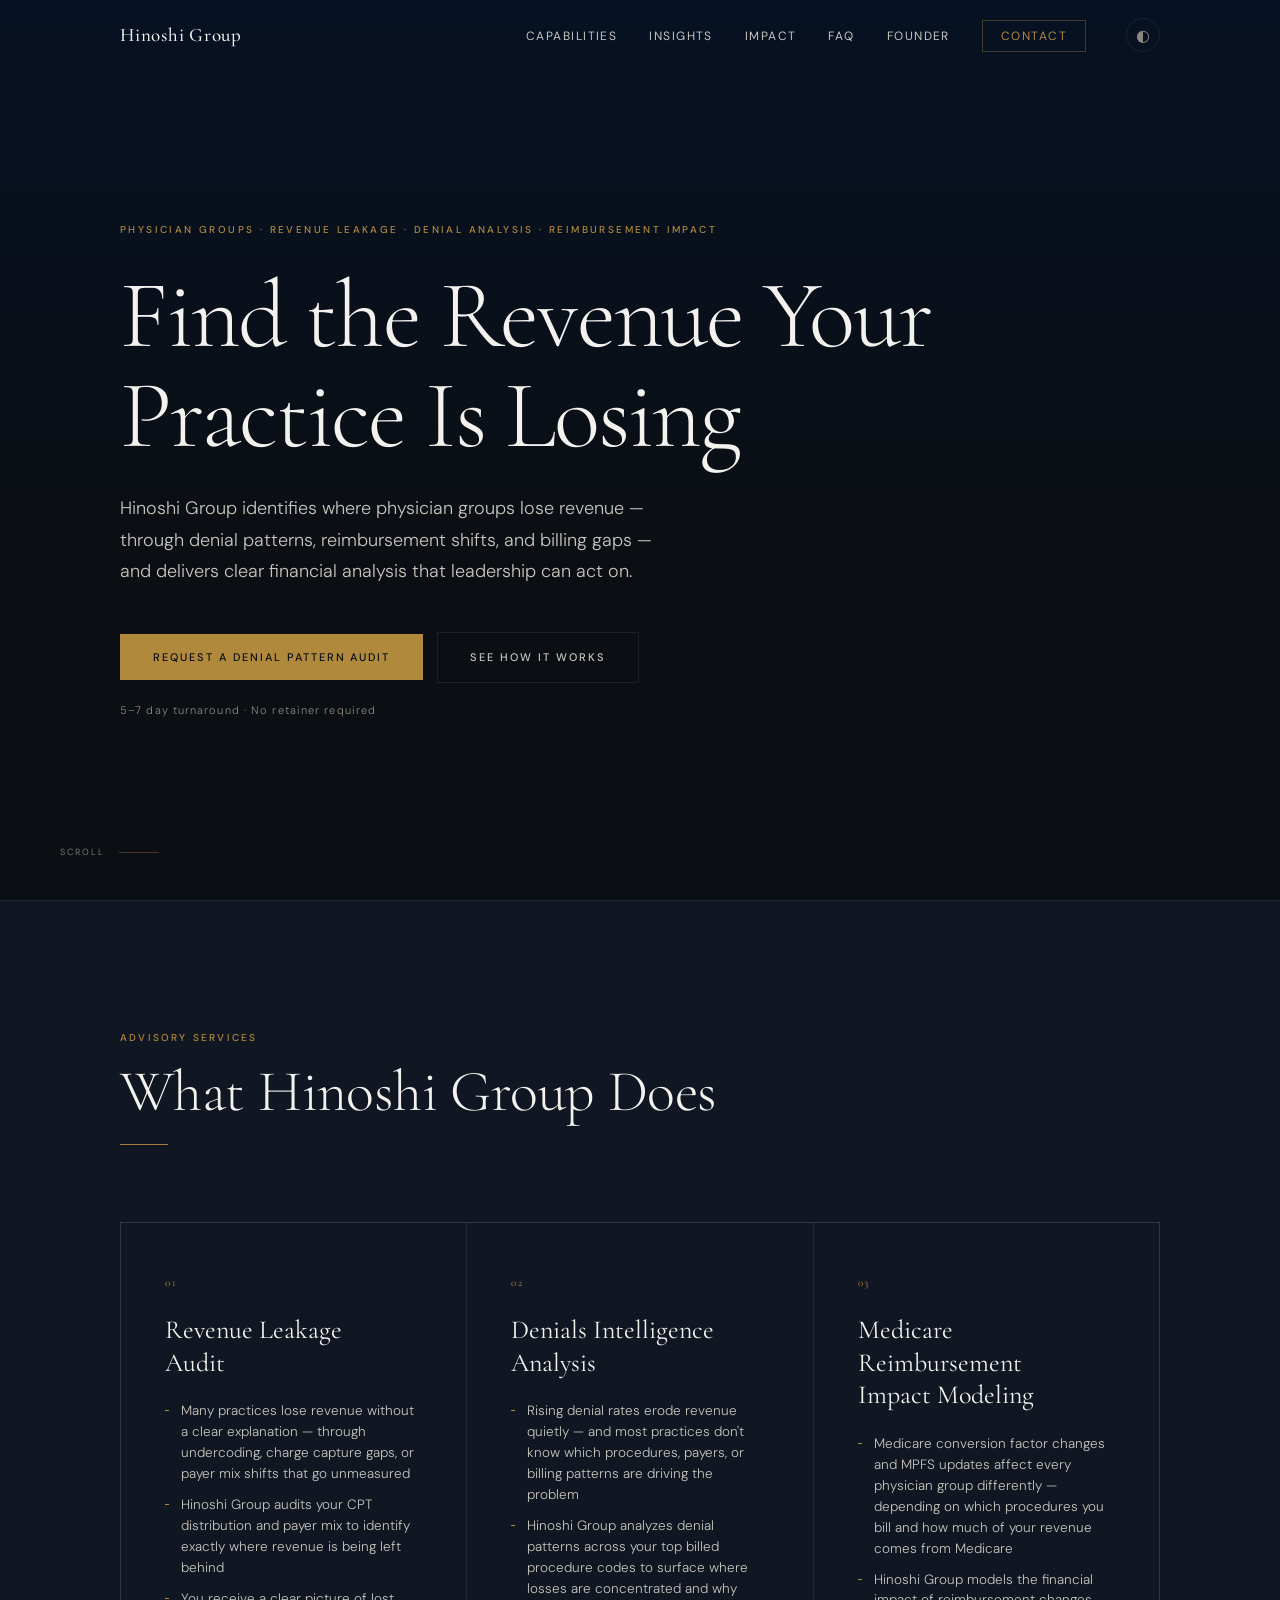
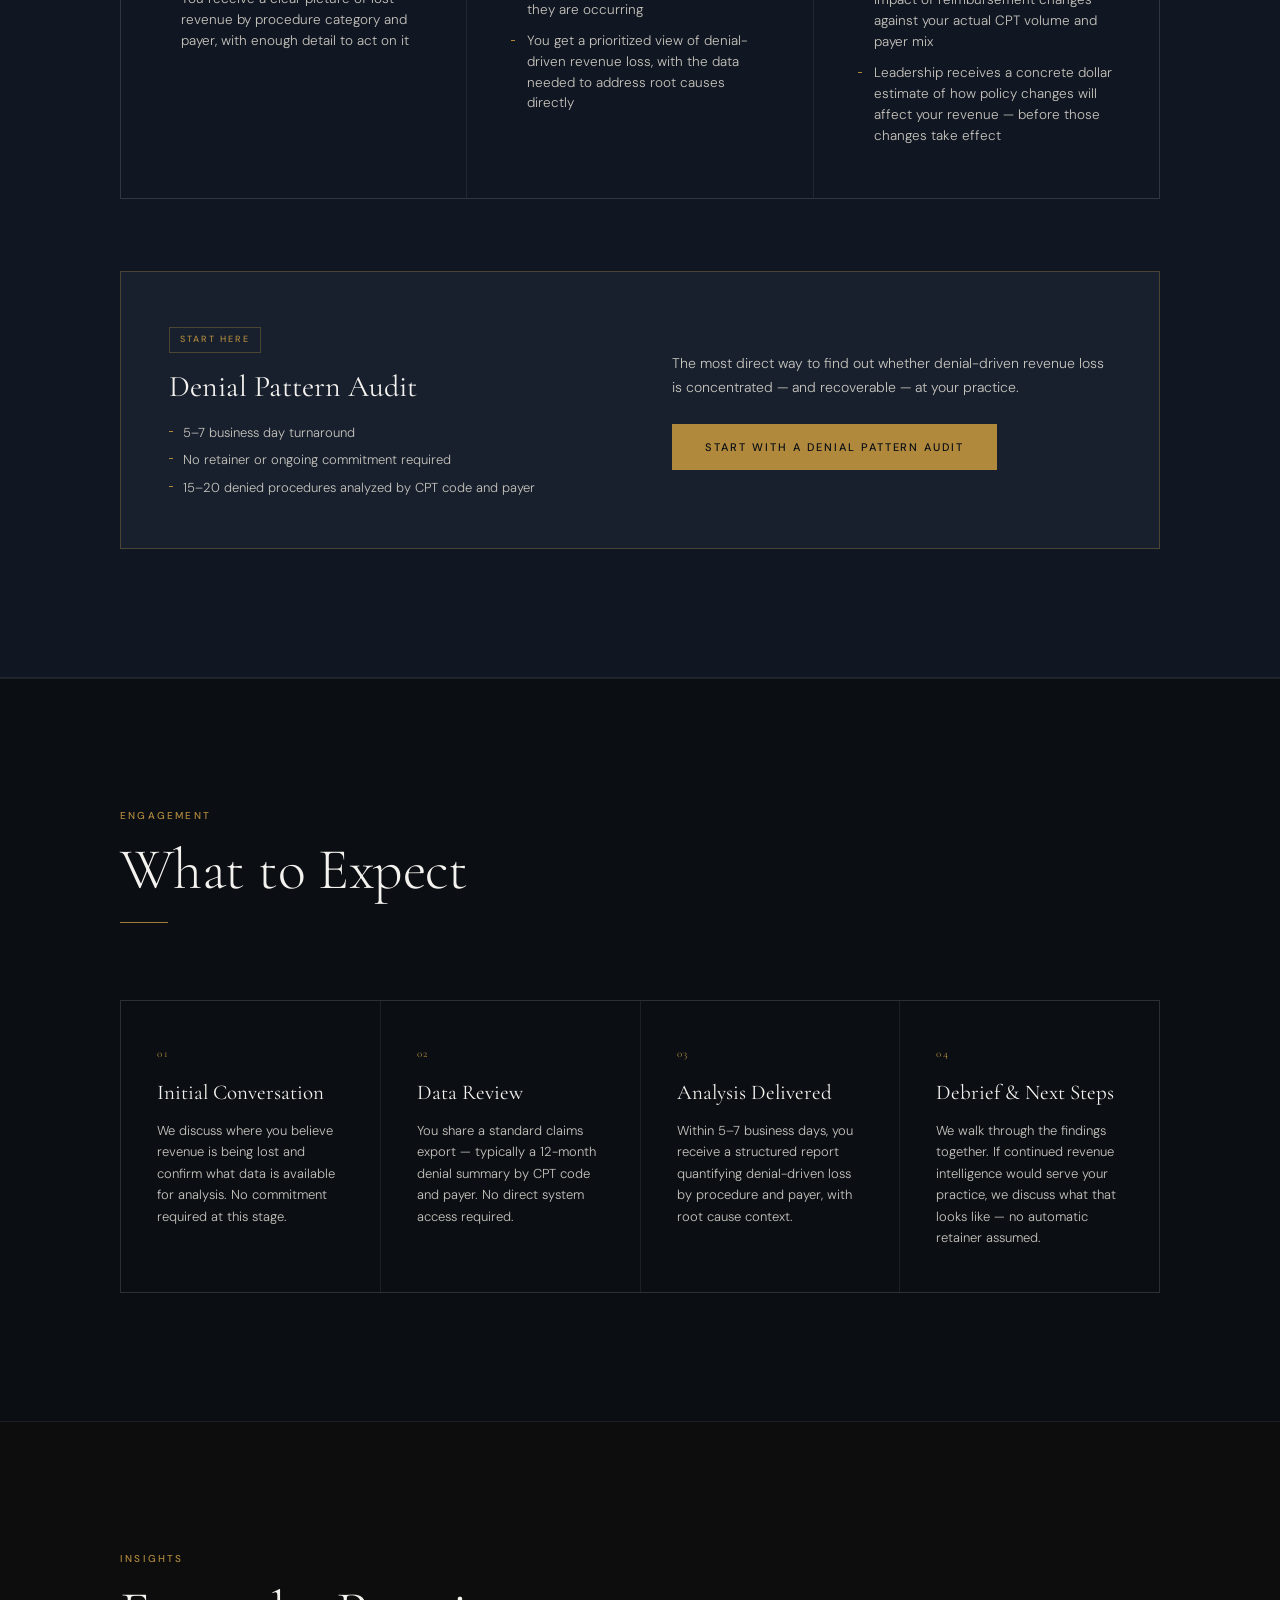
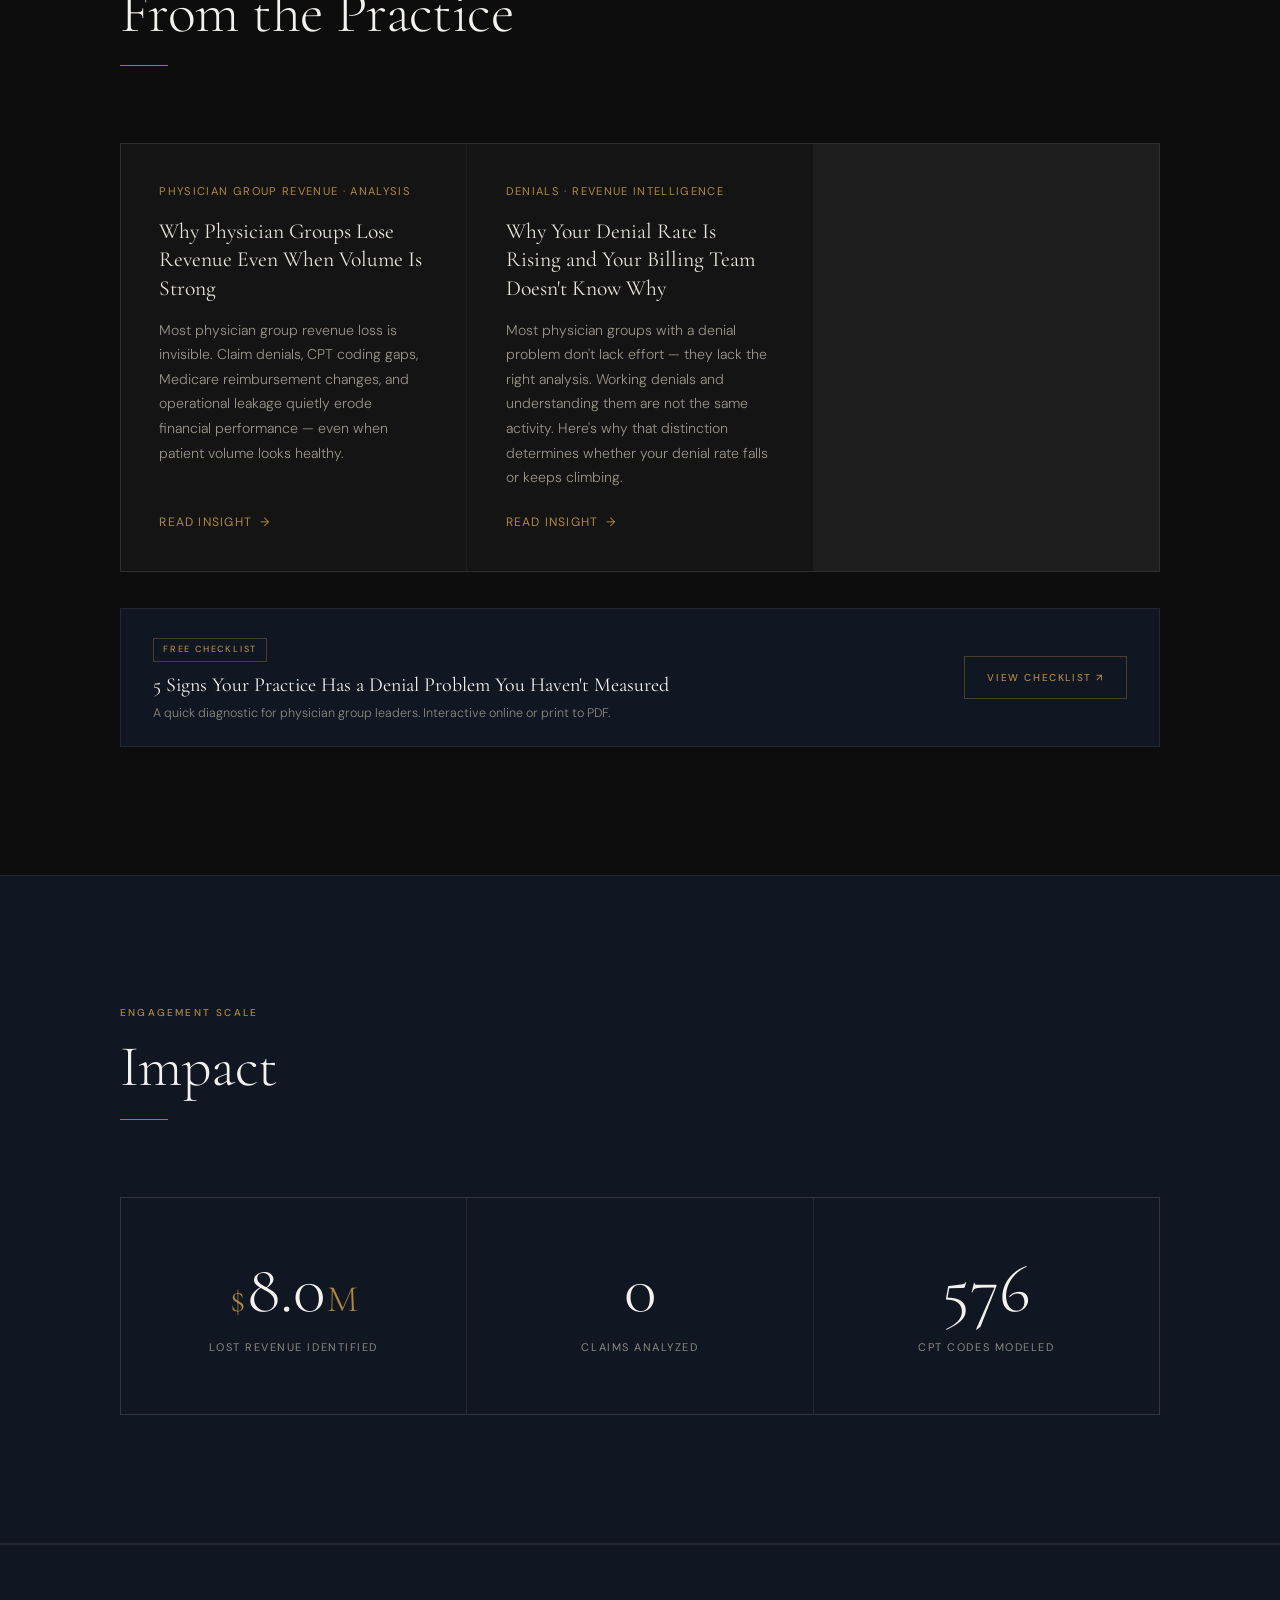
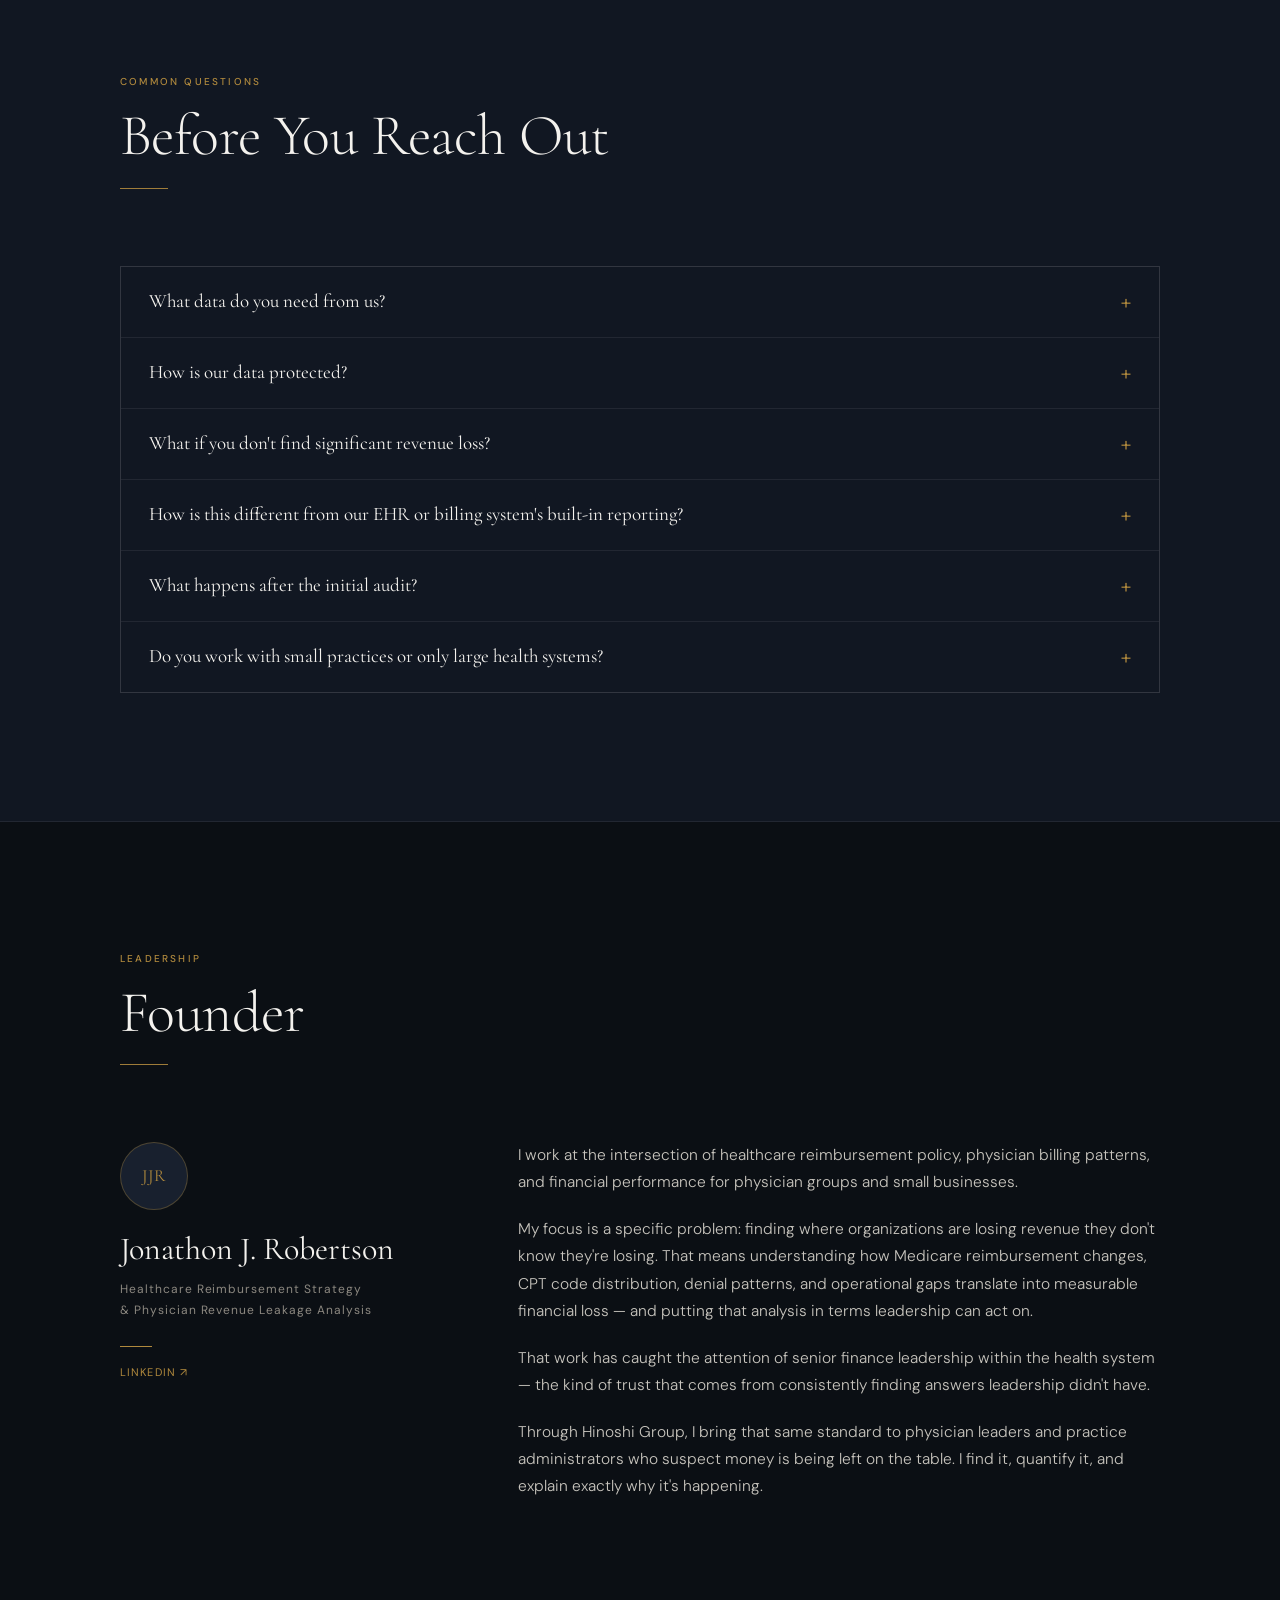
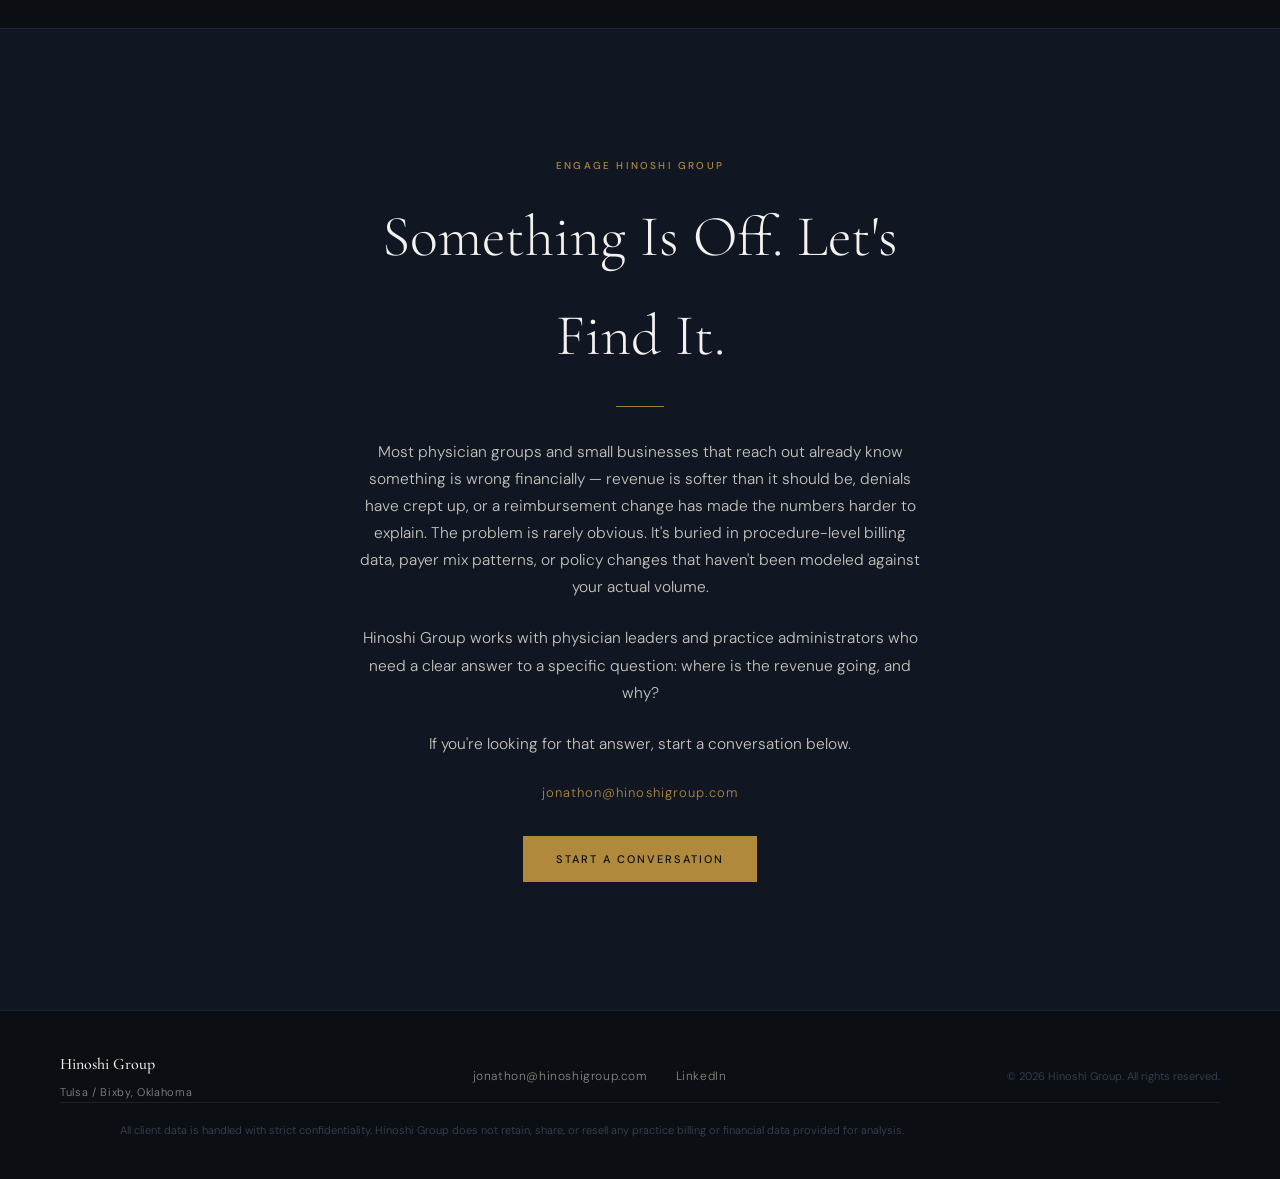
<file: index.html>
<!DOCTYPE html>
<html lang="en" data-theme="dark">
<head>
  <meta charset="UTF-8" />
  <meta name="viewport" content="width=device-width, initial-scale=1.0" />
  <title>Hinoshi Group — Revenue Leakage Detection &amp; Reimbursement Strategy for Physician Groups</title>
  <meta name="description" content="Hinoshi Group identifies where physician groups and small businesses are losing revenue — through denial patterns, reimbursement changes, and operational leakage — and delivers clear financial intelligence to stop it." />
  <link rel="preconnect" href="https://fonts.googleapis.com" />
  <link rel="preconnect" href="https://fonts.gstatic.com" crossorigin />
  <link href="https://fonts.googleapis.com/css2?family=Cormorant+Garamond:ital,wght@0,300;0,400;0,500;0,600;1,300;1,400&family=DM+Sans:wght@300;400;500&display=swap" rel="stylesheet" />
  <link rel="stylesheet" href="styles.css?v=3" />

  <!-- SEO -->
  <link rel="canonical" href="https://hinoshigroup.com/" />
  <meta property="og:type" content="website" />
  <meta property="og:url" content="https://hinoshigroup.com/" />
  <meta property="og:site_name" content="Hinoshi Group" />
  <meta property="og:title" content="Hinoshi Group — Revenue Leakage Detection &amp; Reimbursement Strategy for Physician Groups" />
  <meta property="og:description" content="Hinoshi Group identifies where physician groups lose revenue — through denial patterns, reimbursement changes, and billing gaps — and delivers clear financial analysis that leadership can act on." />
  <meta name="twitter:card" content="summary" />
  <meta name="twitter:title" content="Hinoshi Group — Revenue Leakage Detection &amp; Reimbursement Strategy" />
  <meta name="twitter:description" content="Hinoshi Group identifies where physician groups lose revenue and delivers clear financial analysis that leadership can act on." />

  <script type="application/ld+json">
  {
    "@context": "https://schema.org",
    "@type": "ProfessionalService",
    "name": "Hinoshi Group",
    "url": "https://hinoshigroup.com",
    "description": "Revenue leakage detection and reimbursement strategy for physician groups. Services include denial pattern analysis, revenue leakage audits, and Medicare reimbursement impact modeling.",
    "founder": {
      "@type": "Person",
      "name": "Jonathon J. Robertson",
      "jobTitle": "Healthcare Reimbursement Strategist",
      "sameAs": "https://www.linkedin.com/in/jonathon-robertson-9478a7ba"
    },
    "address": {
      "@type": "PostalAddress",
      "addressLocality": "Tulsa",
      "addressRegion": "OK",
      "addressCountry": "US"
    },
    "contactPoint": {
      "@type": "ContactPoint",
      "email": "jonathon@hinoshigroup.com",
      "contactType": "sales"
    },
    "areaServed": "US",
    "serviceType": [
      "Revenue Leakage Audit",
      "Denials Intelligence Analysis",
      "Medicare Reimbursement Impact Modeling"
    ]
  }
  </script>
</head>
<body>

  <!-- ═══════════════════════════════════
       CONTACT MODAL
  ════════════════════════════════════ -->
  <div id="contact-modal" class="modal-overlay" role="dialog" aria-modal="true" aria-labelledby="modal-title" hidden>
    <div class="modal-panel">

      <button class="modal-close" id="modal-close" aria-label="Close modal">&times;</button>

      <!-- Form view -->
      <div id="modal-form-view">
        <p class="modal-eyebrow">Engage Hinoshi Group</p>
        <h2 class="modal-title" id="modal-title">Start a Conversation</h2>
        <p class="modal-sub">Revenue leakage analysis for physician groups and small businesses.</p>
        <div class="modal-rule"></div>

        <form id="contact-form" method="POST" action="https://formspree.io/f/xeerjbnd" novalidate>

          <div class="form-row">
            <div class="form-group">
              <label for="f-name">Name <span class="req" aria-hidden="true">*</span></label>
              <input type="text" id="f-name" name="name" placeholder="Your full name" required autocomplete="name" />
            </div>
            <div class="form-group">
              <label for="f-email">Email <span class="req" aria-hidden="true">*</span></label>
              <input type="email" id="f-email" name="email" placeholder="you@organization.com" required autocomplete="email" />
            </div>
          </div>

          <div class="form-group">
            <label for="f-org">Organization <span class="form-opt">(optional)</span></label>
            <input type="text" id="f-org" name="organization" placeholder="Physician group, health system, or practice" autocomplete="organization" />
          </div>

          <div class="form-group">
            <label for="f-msg">Message <span class="req" aria-hidden="true">*</span></label>
            <textarea id="f-msg" name="message" rows="5" placeholder="Briefly describe where you believe revenue is being lost or why you reached out&#8230;" required></textarea>
          </div>

          <div class="form-error" id="form-error" role="alert" aria-live="polite" hidden>
            Please fill in all required fields.
          </div>

          <button type="submit" class="btn-submit" id="btn-submit">
            <span class="btn-label">Send Message</span>
            <span class="btn-sending" hidden>Sending&#8230;</span>
          </button>

        </form>
      </div>

      <!-- Success view -->
      <div id="modal-success-view" hidden>
        <div class="success-inner">
          <div class="success-check-wrap" aria-hidden="true">&#10003;</div>
          <h2 class="modal-title">Message Sent</h2>
          <p class="success-msg">Thank you &#8212; your message has been received. Hinoshi Group will be in touch shortly.</p>
          <button class="btn-submit" id="btn-close-success">Close</button>
        </div>
      </div>

    </div>
  </div>

  <!-- ═══════════════════════════════════
       NAVIGATION
  ════════════════════════════════════ -->
  <nav id="navbar">
    <div class="nav-inner">
      <a href="#" class="nav-logo">Hinoshi Group</a>
      <ul class="nav-links">
        <li><a href="#capabilities">Capabilities</a></li>
        <li><a href="#insights">Insights</a></li>
        <li><a href="#impact">Impact</a></li>
        <li><a href="#faq">FAQ</a></li>
        <li><a href="#founder">Founder</a></li>
        <li><a href="#contact" class="nav-cta">Contact</a></li>
      </ul>
      <button id="theme-toggle" aria-label="Toggle theme">
        <span class="theme-icon">&#9680;</span>
      </button>
      <button class="nav-burger" id="nav-burger" aria-label="Open menu">
        <span></span><span></span><span></span>
      </button>
    </div>
    <div class="nav-mobile" id="nav-mobile">
      <a href="#capabilities">Capabilities</a>
      <a href="#insights">Insights</a>
      <a href="#impact">Impact</a>
      <a href="#faq">FAQ</a>
      <a href="#founder">Founder</a>
      <a href="#contact">Contact</a>
    </div>
  </nav>

  <!-- ═══════════════════════════════════
       HERO
  ════════════════════════════════════ -->
  <section id="hero">
    <canvas id="hero-canvas"></canvas>
    <div class="hero-inner">
      <p class="hero-eyebrow">Physician Groups &middot; Revenue Leakage &middot; Denial Analysis &middot; Reimbursement Impact</p>
      <h1 class="hero-headline">
        Find the Revenue Your Practice Is Losing
      </h1>
      <p class="hero-sub">
        Hinoshi Group identifies where physician groups lose revenue — through denial patterns, reimbursement shifts, and billing gaps — and delivers clear financial analysis that leadership can act on.
      </p>
      <div class="hero-ctas">
        <button class="btn-primary open-modal">Request a Denial Pattern Audit</button>
        <a href="#capabilities" class="btn-ghost">See How It Works</a>
      </div>
      <p class="hero-entry-note">5&ndash;7 day turnaround &middot; No retainer required</p>
    </div>
    <div class="hero-scroll-hint">
      <span>Scroll</span>
      <div class="scroll-line"></div>
    </div>
  </section>

  <!-- ═══════════════════════════════════
       CAPABILITIES
  ════════════════════════════════════ -->
  <section id="capabilities">
    <div class="section-inner">
      <div class="section-header">
        <span class="section-label">Advisory Services</span>
        <h2>What Hinoshi Group Does</h2>
        <div class="gold-rule"></div>
      </div>
      <div class="caps-grid">

        <div class="cap-card">
          <div class="cap-num">01</div>
          <h3>Revenue Leakage<br />Audit</h3>
          <ul>
            <li>Many practices lose revenue without a clear explanation — through undercoding, charge capture gaps, or payer mix shifts that go unmeasured</li>
            <li>Hinoshi Group audits your CPT distribution and payer mix to identify exactly where revenue is being left behind</li>
            <li>You receive a clear picture of lost revenue by procedure category and payer, with enough detail to act on it</li>
          </ul>
        </div>

        <div class="cap-card">
          <div class="cap-num">02</div>
          <h3>Denials Intelligence<br />Analysis</h3>
          <ul>
            <li>Rising denial rates erode revenue quietly — and most practices don't know which procedures, payers, or billing patterns are driving the problem</li>
            <li>Hinoshi Group analyzes denial patterns across your top billed procedure codes to surface where losses are concentrated and why they are occurring</li>
            <li>You get a prioritized view of denial-driven revenue loss, with the data needed to address root causes directly</li>
          </ul>
        </div>

        <div class="cap-card">
          <div class="cap-num">03</div>
          <h3>Medicare Reimbursement<br />Impact Modeling</h3>
          <ul>
            <li>Medicare conversion factor changes and MPFS updates affect every physician group differently — depending on which procedures you bill and how much of your revenue comes from Medicare</li>
            <li>Hinoshi Group models the financial impact of reimbursement changes against your actual CPT volume and payer mix</li>
            <li>Leadership receives a concrete dollar estimate of how policy changes will affect your revenue — before those changes take effect</li>
          </ul>
        </div>

      </div>

      <!-- ── Entry product callout ── -->
      <div class="entry-offer" data-reveal>
        <div class="entry-offer-inner">
          <div class="entry-offer-meta">
            <span class="entry-offer-tag">Start Here</span>
            <h3 class="entry-offer-title">Denial Pattern Audit</h3>
            <ul class="entry-offer-specs">
              <li>5&ndash;7 business day turnaround</li>
              <li>No retainer or ongoing commitment required</li>
              <li>15&ndash;20 denied procedures analyzed by CPT code and payer</li>
            </ul>
          </div>
          <div class="entry-offer-action">
            <p>The most direct way to find out whether denial-driven revenue loss is concentrated — and recoverable — at your practice.</p>
            <button class="btn-primary open-modal">Start with a Denial Pattern Audit</button>
          </div>
        </div>
      </div>

    </div>
  </section>

  <!-- ═══════════════════════════════════
       WHAT TO EXPECT
  ════════════════════════════════════ -->
  <section id="process">
    <div class="section-inner">
      <div class="section-header">
        <span class="section-label">Engagement</span>
        <h2>What to Expect</h2>
        <div class="gold-rule"></div>
      </div>
      <div class="process-steps">

        <div class="process-step" data-reveal>
          <div class="process-step-num">01</div>
          <h3>Initial Conversation</h3>
          <p>We discuss where you believe revenue is being lost and confirm what data is available for analysis. No commitment required at this stage.</p>
        </div>

        <div class="process-step" data-reveal>
          <div class="process-step-num">02</div>
          <h3>Data Review</h3>
          <p>You share a standard claims export — typically a 12-month denial summary by CPT code and payer. No direct system access required.</p>
        </div>

        <div class="process-step" data-reveal>
          <div class="process-step-num">03</div>
          <h3>Analysis Delivered</h3>
          <p>Within 5&ndash;7 business days, you receive a structured report quantifying denial-driven loss by procedure and payer, with root cause context.</p>
        </div>

        <div class="process-step" data-reveal>
          <div class="process-step-num">04</div>
          <h3>Debrief &amp; Next Steps</h3>
          <p>We walk through the findings together. If continued revenue intelligence would serve your practice, we discuss what that looks like — no automatic retainer assumed.</p>
        </div>

      </div>
    </div>
  </section>

  <!-- ═══════════════════════════════════
       INSIGHTS — ARTICLE DIRECTORY
  ════════════════════════════════════ -->
  <section id="insights">
    <div class="section-inner">
      <div class="section-header">
        <span class="section-label">Insights</span>
        <h2>From the Practice</h2>
        <div class="gold-rule"></div>
      </div>

      <div class="insights-grid">

        <article class="insight-article-card">
          <a href="insights/why-physician-groups-lose-revenue.html" class="insight-article-link" aria-label="Read: Why Physician Groups Lose Revenue Even When Volume Is Strong">
            <div class="insight-article-label">Physician Group Revenue &middot; Analysis</div>
            <h3 class="insight-article-title">Why Physician Groups Lose Revenue Even When Volume Is Strong</h3>
            <p class="insight-article-excerpt">Most physician group revenue loss is invisible. Claim denials, CPT coding gaps, Medicare reimbursement changes, and operational leakage quietly erode financial performance — even when patient volume looks healthy.</p>
            <span class="insight-article-read">Read Insight <span class="insight-article-arrow" aria-hidden="true">&#8594;</span></span>
          </a>
        </article>

        <article class="insight-article-card">
          <a href="insights/denial-rate-rising.html" class="insight-article-link" aria-label="Read: Why Your Denial Rate Is Rising and Your Billing Team Doesn't Know Why">
            <div class="insight-article-label">Denials &middot; Revenue Intelligence</div>
            <h3 class="insight-article-title">Why Your Denial Rate Is Rising and Your Billing Team Doesn't Know Why</h3>
            <p class="insight-article-excerpt">Most physician groups with a denial problem don't lack effort — they lack the right analysis. Working denials and understanding them are not the same activity. Here's why that distinction determines whether your denial rate falls or keeps climbing.</p>
            <span class="insight-article-read">Read Insight <span class="insight-article-arrow" aria-hidden="true">&#8594;</span></span>
          </a>
        </article>

      </div>

      <!-- ── Free checklist download ── -->
      <div class="download-callout" data-reveal>
        <div class="download-callout-inner">
          <div class="download-callout-text">
            <span class="download-tag">Free Checklist</span>
            <h3 class="download-title">5 Signs Your Practice Has a Denial Problem You Haven't Measured</h3>
            <p class="download-desc">A quick diagnostic for physician group leaders. Interactive online or print to PDF.</p>
          </div>
          <a href="downloads/denial-pattern-checklist.html" target="_blank" rel="noopener" class="download-btn">View Checklist &#8599;</a>
        </div>
      </div>

    </div>
  </section>

  <!-- ═══════════════════════════════════
       IMPACT METRICS
  ════════════════════════════════════ -->
  <section id="impact">
    <div class="section-inner">
      <div class="section-header">
        <span class="section-label">Engagement Scale</span>
        <h2>Impact</h2>
        <div class="gold-rule"></div>
      </div>
      <div class="metrics-grid">

        <div class="metric-card" data-reveal>
          <div class="metric-value">
            <span class="metric-prefix">$</span><span class="counter" data-target="8.2" data-decimal="1">0</span><span class="metric-suffix">M</span>
          </div>
          <div class="metric-label">Lost Revenue Identified</div>
        </div>

        <div class="metric-card" data-reveal>
          <div class="metric-value">
            <span class="counter" data-target="120000" data-suffix="+">0</span>
          </div>
          <div class="metric-label">Claims Analyzed</div>
        </div>

        <div class="metric-card" data-reveal>
          <div class="metric-value">
            <span class="counter" data-target="600" data-suffix="+">0</span>
          </div>
          <div class="metric-label">CPT Codes Modeled</div>
        </div>

      </div>
    </div>
  </section>

  <!-- ═══════════════════════════════════
       FAQ
  ════════════════════════════════════ -->
  <section id="faq">
    <div class="section-inner">
      <div class="section-header">
        <span class="section-label">Common Questions</span>
        <h2>Before You Reach Out</h2>
        <div class="gold-rule"></div>
      </div>
      <div class="faq-list">

        <details class="faq-item">
          <summary class="faq-q">What data do you need from us?</summary>
          <div class="faq-a">
            <p>For a Denial Pattern Audit, we need a standard claims export — typically a 12-month denial summary organized by CPT code, payer, and denial reason. This is a report most practice management or billing systems can generate natively. No direct system access is required.</p>
          </div>
        </details>

        <details class="faq-item">
          <summary class="faq-q">How is our data protected?</summary>
          <div class="faq-a">
            <p>All client data is handled with strict confidentiality under a signed engagement agreement. Hinoshi Group does not retain, share, or resell any practice billing or financial data. Data provided for analysis is used solely for the purpose of that engagement and is not stored beyond the project scope.</p>
          </div>
        </details>

        <details class="faq-item">
          <summary class="faq-q">What if you don't find significant revenue loss?</summary>
          <div class="faq-a">
            <p>That is a legitimate outcome. If the data shows your denial patterns are well-managed and losses are minimal, we report exactly that. You still receive a clear, documented picture of your denial landscape — which has real value as a baseline. We do not manufacture findings or expand scope beyond what the data supports.</p>
          </div>
        </details>

        <details class="faq-item">
          <summary class="faq-q">How is this different from our EHR or billing system's built-in reporting?</summary>
          <div class="faq-a">
            <p>Built-in reports show you what happened. Hinoshi Group tells you what it means in dollar terms — by modeling your specific CPT volume and payer mix against denial patterns, reimbursement changes, and coding gaps. The analysis is structured for leadership decision-making, not for billing staff dashboards.</p>
          </div>
        </details>

        <details class="faq-item">
          <summary class="faq-q">What happens after the initial audit?</summary>
          <div class="faq-a">
            <p>Nothing is assumed. After the audit and debrief, some practices have enough to act internally. Others have ongoing revenue monitoring needs that benefit from continued analysis — if that's the case, we discuss what an appropriate engagement looks like. There is no automatic retainer or follow-on commitment.</p>
          </div>
        </details>

        <details class="faq-item">
          <summary class="faq-q">Do you work with small practices or only large health systems?</summary>
          <div class="faq-a">
            <p>Primarily physician groups — from small independent practices to multi-specialty groups. Smaller practices often lack the internal analytics capacity to surface these issues on their own, which makes independent analysis particularly valuable at that scale.</p>
          </div>
        </details>

      </div>
    </div>
  </section>

  <!-- ═══════════════════════════════════
       FOUNDER
  ════════════════════════════════════ -->
  <section id="founder">
    <div class="section-inner">
      <div class="section-header">
        <span class="section-label">Leadership</span>
        <h2>Founder</h2>
        <div class="gold-rule"></div>
      </div>
      <div class="founder-block">
        <div class="founder-meta">
          <div class="founder-avatar" aria-hidden="true">JJR</div>
          <h3 class="founder-name">Jonathon J. Robertson</h3>
          <p class="founder-title">Healthcare Reimbursement Strategy<br />&amp; Physician Revenue Leakage Analysis</p>
          <div class="founder-divider"></div>
          <a href="https://www.linkedin.com/in/jonathon-robertson-9478a7ba" target="_blank" rel="noopener" class="founder-linkedin">LinkedIn &#8599;</a>
        </div>
        <div class="founder-bio">
          <p>I work at the intersection of healthcare reimbursement policy, physician billing patterns, and financial performance for physician groups and small businesses.</p>
          <p>My focus is a specific problem: finding where organizations are losing revenue they don't know they're losing. That means understanding how Medicare reimbursement changes, CPT code distribution, denial patterns, and operational gaps translate into measurable financial loss — and putting that analysis in terms leadership can act on.</p>
          <p>That work has caught the attention of senior finance leadership within the health system — the kind of trust that comes from consistently finding answers leadership didn't have.</p>
          <p>Through Hinoshi Group, I bring that same standard to physician leaders and practice administrators who suspect money is being left on the table. I find it, quantify it, and explain exactly why it's happening.</p>
        </div>
      </div>
    </div>
  </section>

  <!-- ═══════════════════════════════════
       CONTACT
  ════════════════════════════════════ -->
  <section id="contact">
    <div class="section-inner contact-inner">
      <div class="contact-text">
        <span class="section-label">Engage Hinoshi Group</span>
        <h2>Something Is Off. Let's Find It.</h2>
        <div class="gold-rule"></div>
        <p>Most physician groups and small businesses that reach out already know something is wrong financially — revenue is softer than it should be, denials have crept up, or a reimbursement change has made the numbers harder to explain. The problem is rarely obvious. It's buried in procedure-level billing data, payer mix patterns, or policy changes that haven't been modeled against your actual volume.</p>
        <p>Hinoshi Group works with physician leaders and practice administrators who need a clear answer to a specific question: where is the revenue going, and why?</p>
        <p>If you're looking for that answer, start a conversation below.</p>
        <a href="mailto:jonathon@hinoshigroup.com" class="contact-email">jonathon@hinoshigroup.com</a>
        <button class="btn-primary open-modal">Start a Conversation</button>
      </div>
    </div>
  </section>

  <!-- ═══════════════════════════════════
       FOOTER
  ════════════════════════════════════ -->
  <footer>
    <div class="footer-inner">
      <div class="footer-brand">
        <span class="footer-logo">Hinoshi Group</span>
        <span class="footer-location">Tulsa / Bixby, Oklahoma</span>
      </div>
      <div class="footer-links">
        <a href="mailto:jonathon@hinoshigroup.com">jonathon@hinoshigroup.com</a>
        <a href="https://www.linkedin.com/in/jonathon-robertson-9478a7ba" target="_blank" rel="noopener">LinkedIn</a>
      </div>
      <div class="footer-copy">
        &copy; <span id="year"></span> Hinoshi Group. All rights reserved.
      </div>
    </div>
    <div class="footer-compliance">
      All client data is handled with strict confidentiality. Hinoshi Group does not retain, share, or resell any practice billing or financial data provided for analysis.
    </div>
  </footer>

  <!-- ── Insights section styles (scoped, no conflict with styles.css) ── -->
  <style>
    #insights {
      background: var(--bg, #0d0d0d);
    }

    .insights-grid {
      display: grid;
      grid-template-columns: repeat(auto-fill, minmax(340px, 1fr));
      gap: 1px;
      background: var(--border, rgba(255,255,255,0.08));
      border: 1px solid var(--border, rgba(255,255,255,0.08));
    }

    .insight-article-card {
      background: var(--surface, #141414);
    }

    .insight-article-link {
      display: flex;
      flex-direction: column;
      gap: 1rem;
      padding: 2.4rem;
      text-decoration: none;
      height: 100%;
      transition: background 0.2s;
    }
    .insight-article-link:hover {
      background: #1a1a1a;
    }
    .insight-article-link:hover .insight-article-arrow {
      transform: translateX(5px);
    }

    .insight-article-label {
      font-size: 0.7rem;
      font-weight: 400;
      letter-spacing: 0.12em;
      text-transform: uppercase;
      color: var(--gold, #b89a5e);
    }

    .insight-article-title {
      font-family: 'Cormorant Garamond', serif;
      font-size: 1.35rem;
      font-weight: 400;
      line-height: 1.3;
      color: var(--text, #e8e4dc);
      margin: 0;
    }

    .insight-article-excerpt {
      font-size: 0.88rem;
      line-height: 1.75;
      color: var(--text-muted, #9a9488);
      flex: 1;
      margin: 0;
    }

    .insight-article-read {
      display: inline-flex;
      align-items: center;
      gap: 0.5rem;
      font-size: 0.76rem;
      font-weight: 400;
      letter-spacing: 0.1em;
      text-transform: uppercase;
      color: var(--gold, #b89a5e);
           margin-top: 0.4rem;
    }

    .insight-article-arrow {
      display: inline-block;
      transition: transform 0.2s ease;
    }

    @media (max-width: 600px) {
      .insight-article-link { padding: 1.8rem 1.4rem; }
    }
  </style>

  <script src="script.js?v=3"></script>
</body>
</html>
</file>
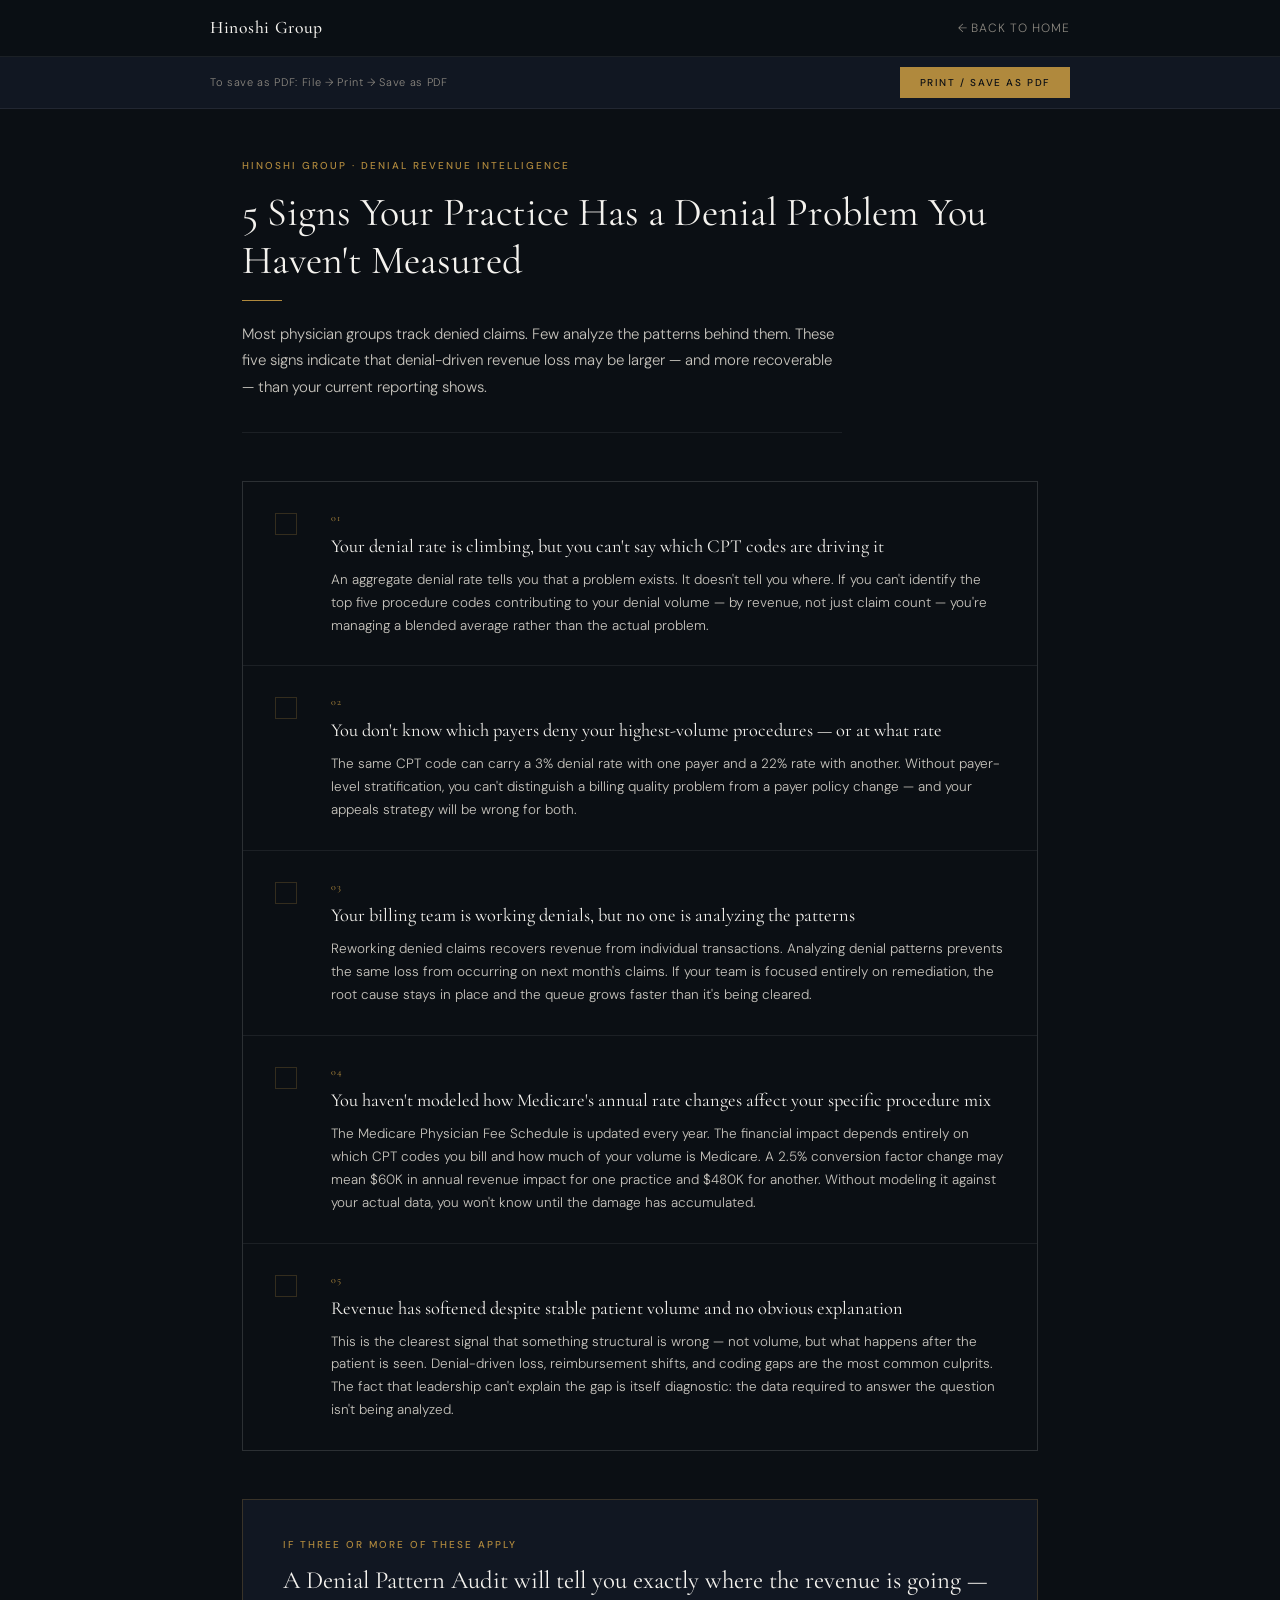
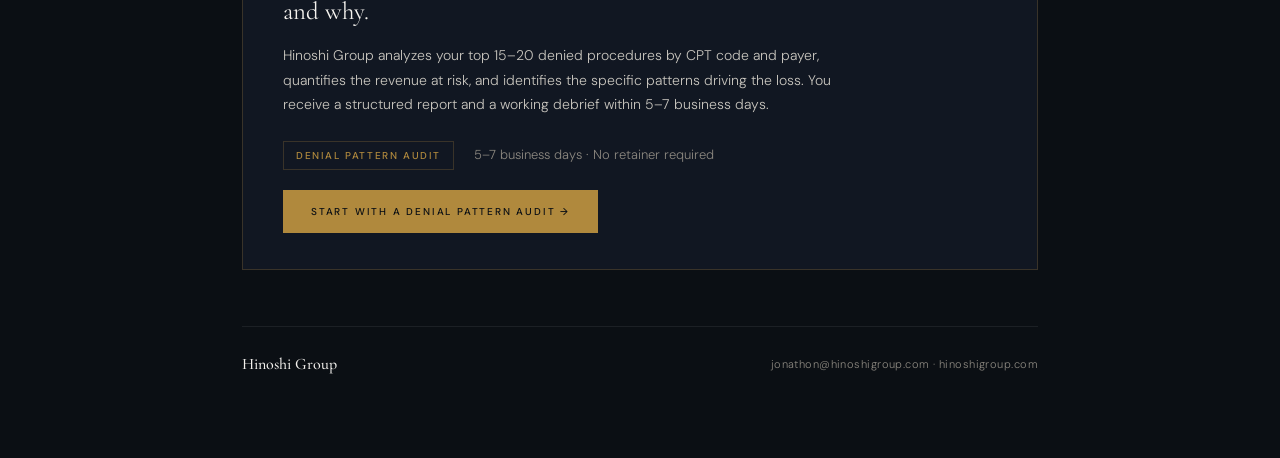
<file: downloads/denial-pattern-checklist.html>
<!DOCTYPE html>
<html lang="en">
<head>
  <meta charset="UTF-8" />
  <meta name="viewport" content="width=device-width, initial-scale=1.0" />
  <title>5 Signs Your Practice Has a Denial Problem You Haven't Measured — Hinoshi Group</title>
  <meta name="description" content="A practical checklist for physician group leaders to identify whether denial-driven revenue loss is going unmeasured at their practice." />
  <link rel="preconnect" href="https://fonts.googleapis.com" />
  <link rel="preconnect" href="https://fonts.gstatic.com" crossorigin />
  <link href="https://fonts.googleapis.com/css2?family=Cormorant+Garamond:ital,wght@0,300;0,400;0,500;0,600;1,300;1,400&family=DM+Sans:wght@300;400;500&display=swap" rel="stylesheet" />
  <style>
    *, *::before, *::after { box-sizing: border-box; margin: 0; padding: 0; }

    :root {
      --bg:       #0B0F14;
      --surface:  #111722;
      --border:   rgba(255,255,255,0.07);
      --gold:     #B0893D;
      --gold-dim: rgba(176,137,61,0.25);
      --white:    #f4f2ee;
      --gray-1:   #c8c5be;
      --gray-2:   #8c8880;
    }

    html { scroll-behavior: smooth; }

    body {
      background: var(--bg);
      color: var(--white);
      font-family: 'DM Sans', sans-serif;
      font-weight: 300;
      line-height: 1.7;
      font-size: 15px;
      -webkit-font-smoothing: antialiased;
    }

    /* ── NAV ── */
    nav {
      border-bottom: 1px solid var(--border);
      background: rgba(11,15,20,0.96);
      padding: 0 2rem;
    }
    .nav-inner {
      max-width: 860px;
      margin: 0 auto;
      height: 56px;
      display: flex;
      align-items: center;
      justify-content: space-between;
    }
    .nav-logo {
      font-family: 'Cormorant Garamond', serif;
      font-size: 1.1rem;
      font-weight: 500;
      color: var(--white);
      text-decoration: none;
      letter-spacing: 0.04em;
    }
    .nav-back {
      font-size: 0.75rem;
      color: var(--gray-2);
      text-decoration: none;
      letter-spacing: 0.08em;
      text-transform: uppercase;
      transition: color 0.2s;
    }
    .nav-back:hover { color: var(--gold); }

    /* ── PRINT BUTTON ── */
    .print-bar {
      background: var(--surface);
      border-bottom: 1px solid var(--border);
      padding: 10px 2rem;
      display: flex;
      justify-content: center;
    }
    .print-bar-inner {
      max-width: 860px;
      width: 100%;
      display: flex;
      align-items: center;
      justify-content: space-between;
      gap: 12px;
    }
    .print-bar p {
      font-size: 11px;
      color: var(--gray-2);
      letter-spacing: 0.06em;
    }
    .btn-print {
      font-family: 'DM Sans', sans-serif;
      font-size: 10px;
      font-weight: 500;
      letter-spacing: 0.16em;
      text-transform: uppercase;
      color: var(--bg);
      background: var(--gold);
      border: none;
      padding: 9px 20px;
      cursor: pointer;
      transition: opacity 0.2s;
      white-space: nowrap;
    }
    .btn-print:hover { opacity: 0.85; }

    /* ── PAGE WRAPPER ── */
    .page {
      max-width: 860px;
      margin: 0 auto;
      padding: 48px 2rem 80px;
    }

    /* ── HEADER ── */
    .doc-eyebrow {
      font-size: 10px;
      font-weight: 500;
      letter-spacing: 0.2em;
      text-transform: uppercase;
      color: var(--gold);
      margin-bottom: 14px;
    }
    .doc-title {
      font-family: 'Cormorant Garamond', serif;
      font-size: clamp(1.8rem, 4vw, 2.5rem);
      font-weight: 400;
      line-height: 1.2;
      color: var(--white);
      margin-bottom: 16px;
    }
    .doc-rule {
      width: 40px;
      height: 1px;
      background: var(--gold);
      margin-bottom: 20px;
    }
    .doc-intro {
      font-size: 15px;
      color: var(--gray-1);
      line-height: 1.75;
      max-width: 600px;
      margin-bottom: 48px;
      padding-bottom: 32px;
      border-bottom: 1px solid var(--border);
    }

    /* ── CHECKLIST ── */
    .checklist {
      display: flex;
      flex-direction: column;
      gap: 1px;
      background: var(--border);
      border: 1px solid var(--border);
      margin-bottom: 48px;
    }

    .check-item {
      background: var(--bg);
      padding: 28px 32px;
      display: grid;
      grid-template-columns: 36px 1fr;
      gap: 20px;
      align-items: start;
      transition: background 0.2s;
    }
    .check-item:hover { background: var(--surface); }

    .check-box {
      width: 22px;
      height: 22px;
      border: 1px solid var(--gold-dim);
      margin-top: 3px;
      flex-shrink: 0;
      display: flex;
      align-items: center;
      justify-content: center;
      cursor: pointer;
      transition: border-color 0.2s, background 0.2s;
    }
    .check-box:hover { border-color: var(--gold); }
    .check-box.checked {
      background: var(--gold-dim);
      border-color: var(--gold);
    }
    .check-box.checked::after {
      content: '✓';
      font-size: 13px;
      color: var(--gold);
      line-height: 1;
    }

    .check-num {
      font-family: 'Cormorant Garamond', serif;
      font-size: 10px;
      font-weight: 400;
      letter-spacing: 0.14em;
      color: var(--gold);
      margin-bottom: 8px;
    }
    .check-title {
      font-family: 'Cormorant Garamond', serif;
      font-size: 1.15rem;
      font-weight: 400;
      color: var(--white);
      line-height: 1.3;
      margin-bottom: 10px;
    }
    .check-desc {
      font-size: 13.5px;
      color: var(--gray-1);
      line-height: 1.7;
    }

    /* ── SCORE + CTA ── */
    .result-block {
      border: 1px solid var(--gold-dim);
      background: var(--surface);
      padding: 36px 40px;
    }
    .result-label {
      font-size: 10px;
      font-weight: 500;
      letter-spacing: 0.2em;
      text-transform: uppercase;
      color: var(--gold);
      margin-bottom: 12px;
    }
    .result-title {
      font-family: 'Cormorant Garamond', serif;
      font-size: 1.55rem;
      font-weight: 400;
      color: var(--white);
      line-height: 1.25;
      margin-bottom: 16px;
    }
    .result-body {
      font-size: 14px;
      color: var(--gray-1);
      line-height: 1.75;
      margin-bottom: 24px;
      max-width: 560px;
    }
    .result-offer {
      display: flex;
      align-items: center;
      gap: 20px;
      flex-wrap: wrap;
      margin-bottom: 20px;
    }
    .offer-tag {
      font-size: 10px;
      font-weight: 500;
      letter-spacing: 0.16em;
      text-transform: uppercase;
      color: var(--gold);
      border: 1px solid var(--gold-dim);
      padding: 5px 12px;
      white-space: nowrap;
    }
    .offer-detail {
      font-size: 13px;
      color: var(--gray-2);
    }
    .result-cta {
      display: inline-block;
      font-family: 'DM Sans', sans-serif;
      font-size: 10px;
      font-weight: 500;
      letter-spacing: 0.18em;
      text-transform: uppercase;
      color: var(--bg);
      background: var(--gold);
      padding: 13px 28px;
      text-decoration: none;
      transition: opacity 0.2s;
    }
    .result-cta:hover { opacity: 0.85; }

    /* ── FOOTER ── */
    .doc-footer {
      margin-top: 56px;
      padding-top: 24px;
      border-top: 1px solid var(--border);
      display: flex;
      justify-content: space-between;
      align-items: center;
      flex-wrap: wrap;
      gap: 12px;
    }
    .doc-footer-brand {
      font-family: 'Cormorant Garamond', serif;
      font-size: 1rem;
      font-weight: 500;
      color: var(--white);
    }
    .doc-footer-contact {
      font-size: 11px;
      color: var(--gray-2);
      text-decoration: none;
      letter-spacing: 0.04em;
    }
    .doc-footer-contact:hover { color: var(--gold); }

    /* ── PRINT STYLES ── */
    @media print {
      nav, .print-bar { display: none !important; }
      body { background: #fff; color: #111; font-size: 13px; }
      .page { padding: 0; max-width: 100%; }
      :root {
        --bg: #fff;
        --surface: #f5f5f5;
        --border: rgba(0,0,0,0.12);
        --gold: #8a6620;
        --gold-dim: rgba(138,102,32,0.12);
        --white: #111;
        --gray-1: #333;
        --gray-2: #666;
      }
      .check-item { page-break-inside: avoid; }
      .result-block { page-break-inside: avoid; }
      .result-cta { display: none; }
    }

    @media (max-width: 560px) {
      .check-item { padding: 20px; grid-template-columns: 30px 1fr; gap: 12px; }
      .result-block { padding: 24px; }
    }
  </style>
</head>
<body>

  <nav>
    <div class="nav-inner">
      <a href="../index.html" class="nav-logo">Hinoshi Group</a>
      <a href="../index.html" class="nav-back">&larr; Back to Home</a>
    </div>
  </nav>

  <div class="print-bar">
    <div class="print-bar-inner">
      <p>To save as PDF: File &rarr; Print &rarr; Save as PDF</p>
      <button class="btn-print" onclick="window.print()">Print / Save as PDF</button>
    </div>
  </div>

  <div class="page">

    <p class="doc-eyebrow">Hinoshi Group &middot; Denial Revenue Intelligence</p>
    <h1 class="doc-title">5 Signs Your Practice Has a Denial Problem You Haven't Measured</h1>
    <div class="doc-rule"></div>
    <p class="doc-intro">Most physician groups track denied claims. Few analyze the patterns behind them. These five signs indicate that denial-driven revenue loss may be larger — and more recoverable — than your current reporting shows.</p>

    <div class="checklist" id="checklist">

      <div class="check-item">
        <div class="check-box" role="checkbox" aria-checked="false" tabindex="0" onclick="toggleCheck(this)" onkeydown="if(event.key==='Enter'||event.key===' ')toggleCheck(this)"></div>
        <div>
          <p class="check-num">01</p>
          <h2 class="check-title">Your denial rate is climbing, but you can't say which CPT codes are driving it</h2>
          <p class="check-desc">An aggregate denial rate tells you that a problem exists. It doesn't tell you where. If you can't identify the top five procedure codes contributing to your denial volume — by revenue, not just claim count — you're managing a blended average rather than the actual problem.</p>
        </div>
      </div>

      <div class="check-item">
        <div class="check-box" role="checkbox" aria-checked="false" tabindex="0" onclick="toggleCheck(this)" onkeydown="if(event.key==='Enter'||event.key===' ')toggleCheck(this)"></div>
        <div>
          <p class="check-num">02</p>
          <h2 class="check-title">You don't know which payers deny your highest-volume procedures — or at what rate</h2>
          <p class="check-desc">The same CPT code can carry a 3% denial rate with one payer and a 22% rate with another. Without payer-level stratification, you can't distinguish a billing quality problem from a payer policy change — and your appeals strategy will be wrong for both.</p>
        </div>
      </div>

      <div class="check-item">
        <div class="check-box" role="checkbox" aria-checked="false" tabindex="0" onclick="toggleCheck(this)" onkeydown="if(event.key==='Enter'||event.key===' ')toggleCheck(this)"></div>
        <div>
          <p class="check-num">03</p>
          <h2 class="check-title">Your billing team is working denials, but no one is analyzing the patterns</h2>
          <p class="check-desc">Reworking denied claims recovers revenue from individual transactions. Analyzing denial patterns prevents the same loss from occurring on next month's claims. If your team is focused entirely on remediation, the root cause stays in place and the queue grows faster than it's being cleared.</p>
        </div>
      </div>

      <div class="check-item">
        <div class="check-box" role="checkbox" aria-checked="false" tabindex="0" onclick="toggleCheck(this)" onkeydown="if(event.key==='Enter'||event.key===' ')toggleCheck(this)"></div>
        <div>
          <p class="check-num">04</p>
          <h2 class="check-title">You haven't modeled how Medicare's annual rate changes affect your specific procedure mix</h2>
          <p class="check-desc">The Medicare Physician Fee Schedule is updated every year. The financial impact depends entirely on which CPT codes you bill and how much of your volume is Medicare. A 2.5% conversion factor change may mean $60K in annual revenue impact for one practice and $480K for another. Without modeling it against your actual data, you won't know until the damage has accumulated.</p>
        </div>
      </div>

      <div class="check-item">
        <div class="check-box" role="checkbox" aria-checked="false" tabindex="0" onclick="toggleCheck(this)" onkeydown="if(event.key==='Enter'||event.key===' ')toggleCheck(this)"></div>
        <div>
          <p class="check-num">05</p>
          <h2 class="check-title">Revenue has softened despite stable patient volume and no obvious explanation</h2>
          <p class="check-desc">This is the clearest signal that something structural is wrong — not volume, but what happens after the patient is seen. Denial-driven loss, reimbursement shifts, and coding gaps are the most common culprits. The fact that leadership can't explain the gap is itself diagnostic: the data required to answer the question isn't being analyzed.</p>
        </div>
      </div>

    </div>

    <div class="result-block">
      <p class="result-label">If three or more of these apply</p>
      <h2 class="result-title">A Denial Pattern Audit will tell you exactly where the revenue is going — and why.</h2>
      <p class="result-body">Hinoshi Group analyzes your top 15&ndash;20 denied procedures by CPT code and payer, quantifies the revenue at risk, and identifies the specific patterns driving the loss. You receive a structured report and a working debrief within 5&ndash;7 business days.</p>
      <div class="result-offer">
        <span class="offer-tag">Denial Pattern Audit</span>
        <span class="offer-detail">5&ndash;7 business days &middot; No retainer required</span>
      </div>
      <a href="../index.html#contact" class="result-cta">Start with a Denial Pattern Audit &rarr;</a>
    </div>

    <div class="doc-footer">
      <span class="doc-footer-brand">Hinoshi Group</span>
      <a href="mailto:jonathon@hinoshigroup.com" class="doc-footer-contact">jonathon@hinoshigroup.com &middot; hinoshigroup.com</a>
    </div>

  </div>

  <script>
    function toggleCheck(el) {
      const checked = el.classList.toggle('checked');
      el.setAttribute('aria-checked', checked ? 'true' : 'false');
    }
  </script>

</body>
</html>
</file>
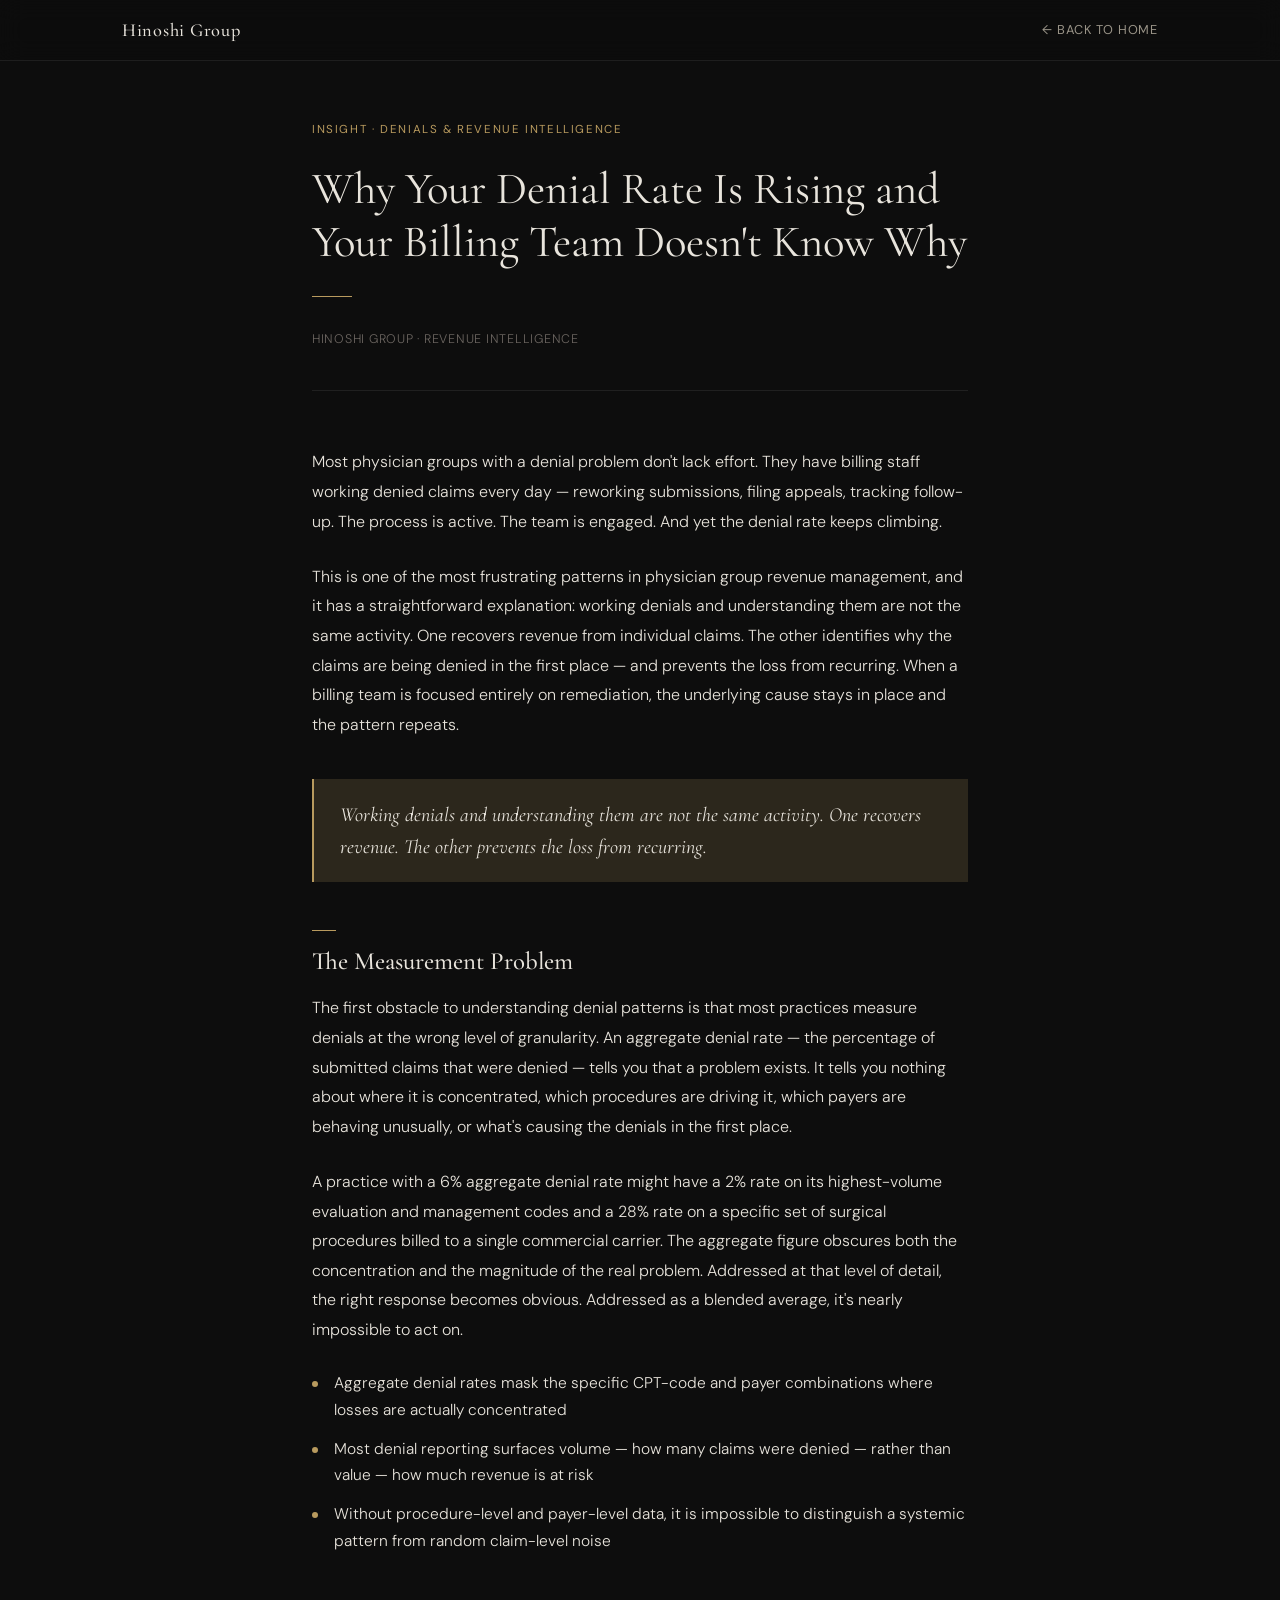
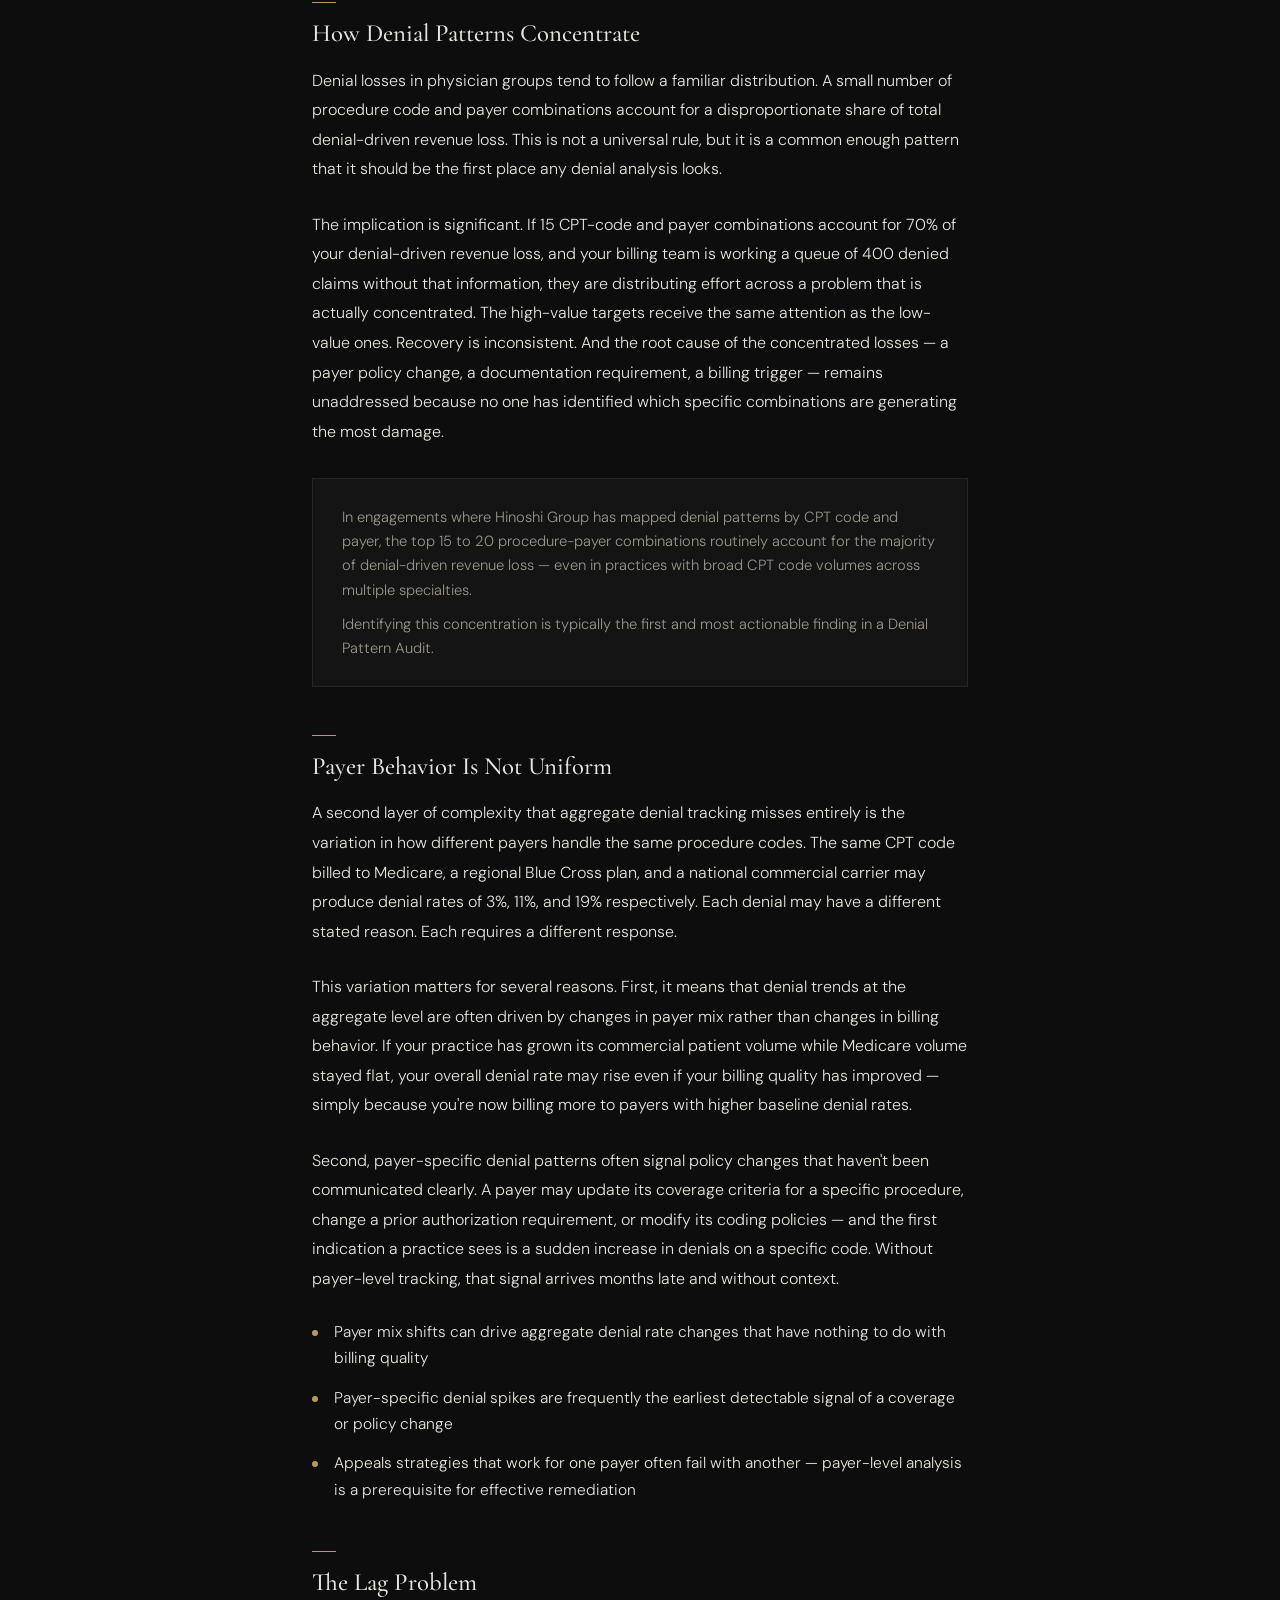
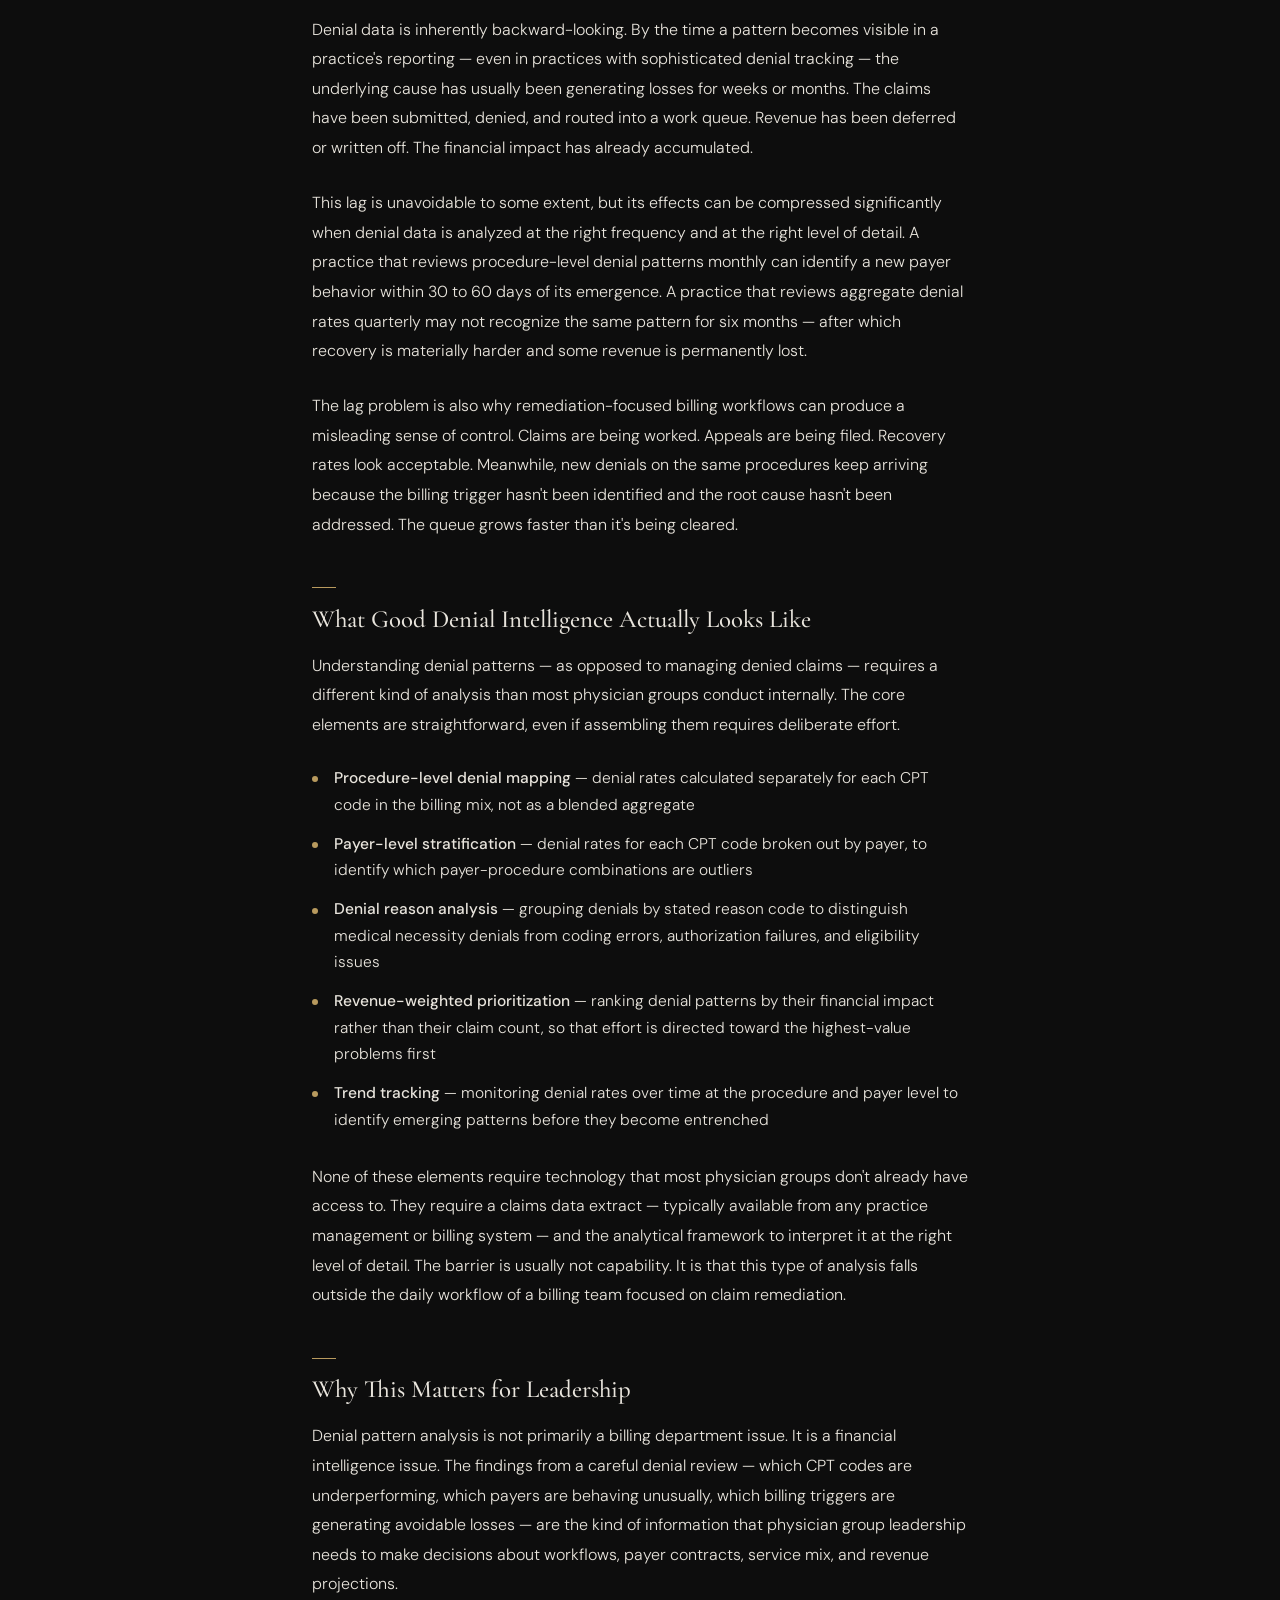
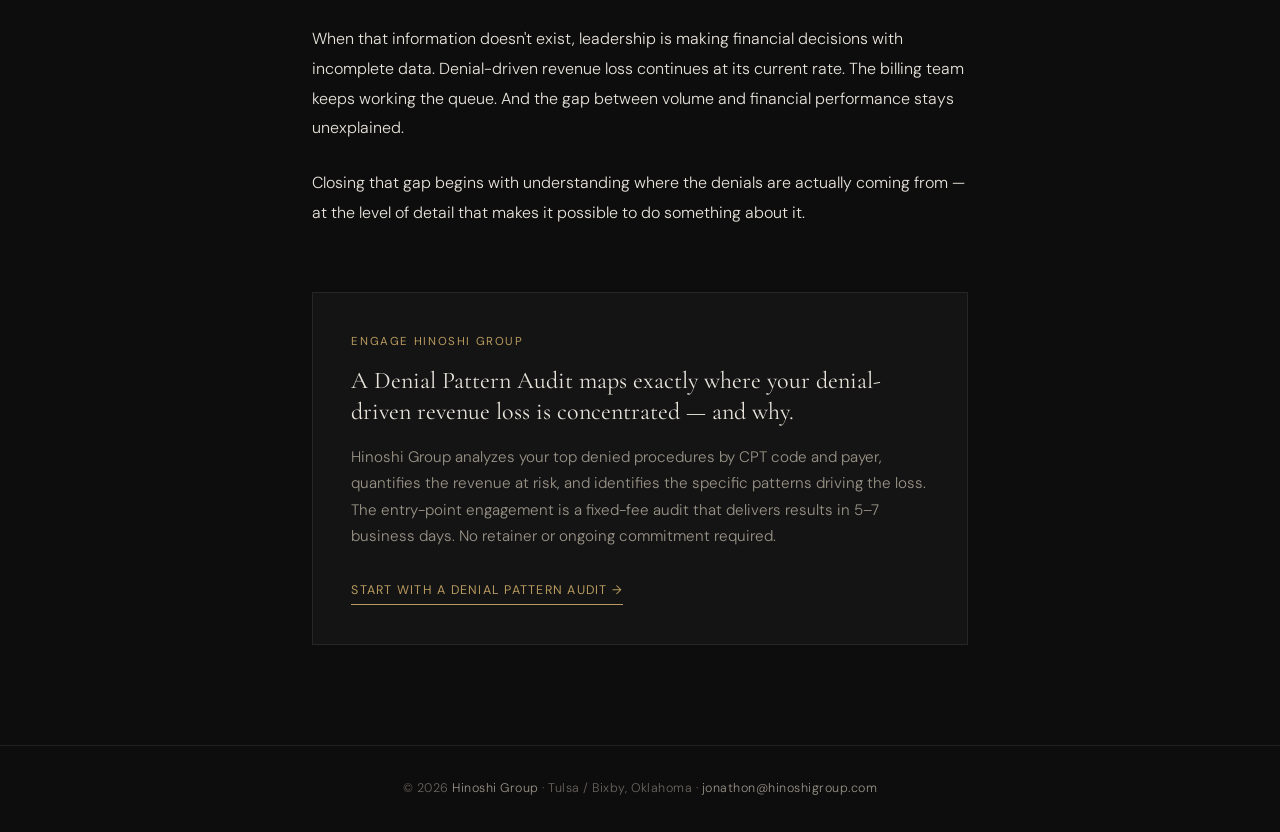
<file: insights/denial-rate-rising.html>
<!DOCTYPE html>
<html lang="en" data-theme="dark">
<head>
  <meta charset="UTF-8" />
  <meta name="viewport" content="width=device-width, initial-scale=1.0" />
  <title>Why Your Denial Rate Is Rising and Your Billing Team Doesn't Know Why — Hinoshi Group</title>
  <meta name="description" content="Most physician groups manage denied claims. Few analyze the patterns behind them. Here's why that distinction determines whether your denial rate falls — or keeps climbing." />
  <meta property="og:title" content="Why Your Denial Rate Is Rising and Your Billing Team Doesn't Know Why" />
  <meta property="og:description" content="Working denials and understanding them are not the same thing. The difference determines whether your denial rate falls — or keeps climbing." />
  <meta property="og:type" content="article" />
  <meta property="og:url" content="https://hinoshigroup.com/insights/denial-rate-rising.html" />
  <meta property="og:site_name" content="Hinoshi Group" />
  <meta name="twitter:card" content="summary" />
  <meta name="twitter:title" content="Why Your Denial Rate Is Rising and Your Billing Team Doesn't Know Why" />
  <meta name="twitter:description" content="Working denials and understanding them are not the same thing. Here's why that distinction determines whether your denial rate falls — or keeps climbing." />
  <link rel="canonical" href="https://hinoshigroup.com/insights/denial-rate-rising.html" />

  <script type="application/ld+json">
  {
    "@context": "https://schema.org",
    "@type": "Article",
    "headline": "Why Your Denial Rate Is Rising and Your Billing Team Doesn't Know Why",
    "description": "Most physician groups with a denial problem don't lack effort. They lack the right analysis. Working denials and understanding them are not the same activity.",
    "url": "https://hinoshigroup.com/insights/denial-rate-rising.html",
    "datePublished": "2026-08-30",
    "dateModified": "2026-08-30",
    "author": {
      "@type": "Person",
      "name": "Jonathon J. Robertson",
      "url": "https://hinoshigroup.com/#founder"
    },
    "publisher": {
      "@type": "Organization",
      "name": "Hinoshi Group",
      "url": "https://hinoshigroup.com"
    },
    "about": {
      "@type": "Thing",
      "name": "Medical Billing Denial Management"
    }
  }
  </script>

  <link rel="preconnect" href="https://fonts.googleapis.com" />
  <link rel="preconnect" href="https://fonts.gstatic.com" crossorigin />
  <link href="https://fonts.googleapis.com/css2?family=Cormorant+Garamond:ital,wght@0,300;0,400;0,500;0,600;1,300;1,400&family=DM+Sans:wght@300;400;500&display=swap" rel="stylesheet" />
  <style>
    *, *::before, *::after { box-sizing: border-box; margin: 0; padding: 0; }

    :root {
      --bg:        #0d0d0d;
      --surface:   #141414;
      --border:    rgba(255,255,255,0.08);
      --gold:      #b89a5e;
      --gold-dim:  rgba(184,154,94,0.18);
      --text:      #e8e4dc;
      --text-muted:#9a9488;
      --text-dim:  #6b6560;
      --max-w:     720px;
    }

    html { scroll-behavior: smooth; }

    body {
      background: var(--bg);
      color: var(--text);
      font-family: 'DM Sans', sans-serif;
      font-weight: 300;
      line-height: 1.75;
      font-size: 1rem;
      -webkit-font-smoothing: antialiased;
    }

    /* ── NAV ── */
    nav {
      position: fixed;
      top: 0; left: 0; right: 0;
      z-index: 100;
      border-bottom: 1px solid var(--border);
      background: rgba(13,13,13,0.92);
      backdrop-filter: blur(12px);
    }
    .nav-inner {
      max-width: 1100px;
      margin: 0 auto;
      padding: 0 2rem;
      height: 60px;
      display: flex;
      align-items: center;
      justify-content: space-between;
    }
    .nav-logo {
      font-family: 'Cormorant Garamond', serif;
      font-size: 1.15rem;
      font-weight: 500;
      color: var(--text);
      text-decoration: none;
      letter-spacing: 0.04em;
    }
    .nav-back {
      font-size: 0.8rem;
      font-weight: 400;
      color: var(--text-muted);
      text-decoration: none;
      letter-spacing: 0.06em;
      text-transform: uppercase;
      transition: color 0.2s;
    }
    .nav-back:hover { color: var(--gold); }

    /* ── ARTICLE WRAPPER ── */
    .article-wrap {
      max-width: var(--max-w);
      margin: 0 auto;
      padding: 120px 2rem 100px;
    }

    /* ── HEADER ── */
    .article-eyebrow {
      font-size: 0.72rem;
      font-weight: 400;
      letter-spacing: 0.14em;
      text-transform: uppercase;
      color: var(--gold);
      margin-bottom: 1.4rem;
    }
    .article-title {
      font-family: 'Cormorant Garamond', serif;
      font-size: clamp(2rem, 5vw, 2.8rem);
      font-weight: 400;
      line-height: 1.2;
      color: var(--text);
      margin-bottom: 1.6rem;
    }
    .article-rule {
      width: 40px;
      height: 1px;
      background: var(--gold);
      margin-bottom: 2rem;
    }
    .article-meta {
      font-size: 0.78rem;
      color: var(--text-dim);
      letter-spacing: 0.06em;
      text-transform: uppercase;
      margin-bottom: 3.5rem;
      padding-bottom: 2.5rem;
      border-bottom: 1px solid var(--border);
    }

    /* ── BODY COPY ── */
    .article-body p {
      margin-bottom: 1.6rem;
      color: var(--text);
      font-size: 1rem;
      line-height: 1.85;
    }
    .article-body h2 {
      font-family: 'Cormorant Garamond', serif;
      font-size: 1.55rem;
      font-weight: 500;
      color: var(--text);
      margin: 3rem 0 1rem;
      line-height: 1.3;
    }
    .article-body h2::before {
      content: '';
      display: block;
      width: 24px;
      height: 1px;
      background: var(--gold);
      margin-bottom: 0.9rem;
    }
    .article-body strong {
      color: var(--text);
      font-weight: 500;
    }

    /* ── PULL QUOTE ── */
    .pull-quote {
      border-left: 2px solid var(--gold);
      padding: 1.2rem 1.6rem;
      margin: 2.5rem 0;
      background: var(--gold-dim);
    }
    .pull-quote p {
      font-family: 'Cormorant Garamond', serif;
      font-size: 1.25rem;
      font-weight: 400;
      font-style: italic;
      color: var(--text) !important;
      line-height: 1.6;
      margin: 0 !important;
    }

    /* ── INSIGHT LIST ── */
    .insight-list {
      list-style: none;
      margin: 1.2rem 0 1.8rem;
      padding: 0;
    }
    .insight-list li {
      position: relative;
      padding-left: 1.4rem;
      margin-bottom: 0.8rem;
      font-size: 0.97rem;
      color: var(--text);
      line-height: 1.7;
    }
    .insight-list li::before {
      content: '';
      position: absolute;
      left: 0;
      top: 0.72em;
      width: 6px;
      height: 6px;
      border-radius: 50%;
      background: var(--gold);
    }

    /* ── DATA CALLOUT ── */
    .data-callout {
      border: 1px solid var(--border);
      background: var(--surface);
      padding: 1.6rem 1.8rem;
      margin: 2rem 0;
    }
    .data-callout p {
      font-size: 0.92rem;
      color: var(--text-muted);
      margin: 0 !important;
      line-height: 1.65;
    }
    .data-callout p + p { margin-top: 0.6rem !important; }

    /* ── CTA BLOCK ── */
    .cta-block {
      margin-top: 4rem;
      padding: 2.4rem;
      border: 1px solid var(--border);
      background: var(--surface);
    }
    .cta-block p.cta-label {
      font-size: 0.72rem;
      font-weight: 400;
      letter-spacing: 0.14em;
      text-transform: uppercase;
      color: var(--gold);
      margin-bottom: 0.8rem;
    }
    .cta-block h3 {
      font-family: 'Cormorant Garamond', serif;
      font-size: 1.5rem;
      font-weight: 400;
      color: var(--text);
      margin-bottom: 1rem;
      line-height: 1.3;
    }
    .cta-block p.cta-body {
      font-size: 0.95rem;
      color: var(--text-muted);
      margin-bottom: 1.6rem;
      line-height: 1.75;
    }
    .cta-block a.cta-link {
      display: inline-block;
      font-size: 0.78rem;
      font-weight: 400;
      letter-spacing: 0.1em;
      text-transform: uppercase;
      color: var(--gold);
      text-decoration: none;
      border-bottom: 1px solid var(--gold);
      padding-bottom: 2px;
      transition: opacity 0.2s;
    }
    .cta-block a.cta-link:hover { opacity: 0.7; }

    /* ── FOOTER ── */
    footer {
      border-top: 1px solid var(--border);
      padding: 2rem;
      text-align: center;
    }
    footer p {
      font-size: 0.78rem;
      color: var(--text-dim);
      letter-spacing: 0.04em;
    }
    footer a {
      color: var(--text-muted);
      text-decoration: none;
      transition: color 0.2s;
    }
    footer a:hover { color: var(--gold); }

    @media (max-width: 600px) {
      .article-wrap { padding: 100px 1.25rem 80px; }
      .cta-block { padding: 1.6rem; }
    }
  </style>
</head>
<body>

  <nav>
    <div class="nav-inner">
      <a href="../index.html" class="nav-logo">Hinoshi Group</a>
      <a href="../index.html" class="nav-back">&larr; Back to Home</a>
    </div>
  </nav>

  <main>
    <div class="article-wrap">

      <p class="article-eyebrow">Insight &middot; Denials &amp; Revenue Intelligence</p>
      <h1 class="article-title">Why Your Denial Rate Is Rising and Your Billing Team Doesn't Know Why</h1>
      <div class="article-rule"></div>
      <p class="article-meta">Hinoshi Group &middot; Revenue Intelligence</p>

      <div class="article-body">

        <p>Most physician groups with a denial problem don't lack effort. They have billing staff working denied claims every day — reworking submissions, filing appeals, tracking follow-up. The process is active. The team is engaged. And yet the denial rate keeps climbing.</p>

        <p>This is one of the most frustrating patterns in physician group revenue management, and it has a straightforward explanation: working denials and understanding them are not the same activity. One recovers revenue from individual claims. The other identifies why the claims are being denied in the first place — and prevents the loss from recurring. When a billing team is focused entirely on remediation, the underlying cause stays in place and the pattern repeats.</p>

        <div class="pull-quote">
          <p>Working denials and understanding them are not the same activity. One recovers revenue. The other prevents the loss from recurring.</p>
        </div>

        <h2>The Measurement Problem</h2>

        <p>The first obstacle to understanding denial patterns is that most practices measure denials at the wrong level of granularity. An aggregate denial rate — the percentage of submitted claims that were denied — tells you that a problem exists. It tells you nothing about where it is concentrated, which procedures are driving it, which payers are behaving unusually, or what's causing the denials in the first place.</p>

        <p>A practice with a 6% aggregate denial rate might have a 2% rate on its highest-volume evaluation and management codes and a 28% rate on a specific set of surgical procedures billed to a single commercial carrier. The aggregate figure obscures both the concentration and the magnitude of the real problem. Addressed at that level of detail, the right response becomes obvious. Addressed as a blended average, it's nearly impossible to act on.</p>

        <ul class="insight-list">
          <li>Aggregate denial rates mask the specific CPT-code and payer combinations where losses are actually concentrated</li>
          <li>Most denial reporting surfaces volume — how many claims were denied — rather than value — how much revenue is at risk</li>
          <li>Without procedure-level and payer-level data, it is impossible to distinguish a systemic pattern from random claim-level noise</li>
        </ul>

        <h2>How Denial Patterns Concentrate</h2>

        <p>Denial losses in physician groups tend to follow a familiar distribution. A small number of procedure code and payer combinations account for a disproportionate share of total denial-driven revenue loss. This is not a universal rule, but it is a common enough pattern that it should be the first place any denial analysis looks.</p>

        <p>The implication is significant. If 15 CPT-code and payer combinations account for 70% of your denial-driven revenue loss, and your billing team is working a queue of 400 denied claims without that information, they are distributing effort across a problem that is actually concentrated. The high-value targets receive the same attention as the low-value ones. Recovery is inconsistent. And the root cause of the concentrated losses — a payer policy change, a documentation requirement, a billing trigger — remains unaddressed because no one has identified which specific combinations are generating the most damage.</p>

        <div class="data-callout">
          <p>In engagements where Hinoshi Group has mapped denial patterns by CPT code and payer, the top 15 to 20 procedure-payer combinations routinely account for the majority of denial-driven revenue loss — even in practices with broad CPT code volumes across multiple specialties.</p>
          <p>Identifying this concentration is typically the first and most actionable finding in a Denial Pattern Audit.</p>
        </div>

        <h2>Payer Behavior Is Not Uniform</h2>

        <p>A second layer of complexity that aggregate denial tracking misses entirely is the variation in how different payers handle the same procedure codes. The same CPT code billed to Medicare, a regional Blue Cross plan, and a national commercial carrier may produce denial rates of 3%, 11%, and 19% respectively. Each denial may have a different stated reason. Each requires a different response.</p>

        <p>This variation matters for several reasons. First, it means that denial trends at the aggregate level are often driven by changes in payer mix rather than changes in billing behavior. If your practice has grown its commercial patient volume while Medicare volume stayed flat, your overall denial rate may rise even if your billing quality has improved — simply because you're now billing more to payers with higher baseline denial rates.</p>

        <p>Second, payer-specific denial patterns often signal policy changes that haven't been communicated clearly. A payer may update its coverage criteria for a specific procedure, change a prior authorization requirement, or modify its coding policies — and the first indication a practice sees is a sudden increase in denials on a specific code. Without payer-level tracking, that signal arrives months late and without context.</p>

        <ul class="insight-list">
          <li>Payer mix shifts can drive aggregate denial rate changes that have nothing to do with billing quality</li>
          <li>Payer-specific denial spikes are frequently the earliest detectable signal of a coverage or policy change</li>
          <li>Appeals strategies that work for one payer often fail with another — payer-level analysis is a prerequisite for effective remediation</li>
        </ul>

        <h2>The Lag Problem</h2>

        <p>Denial data is inherently backward-looking. By the time a pattern becomes visible in a practice's reporting — even in practices with sophisticated denial tracking — the underlying cause has usually been generating losses for weeks or months. The claims have been submitted, denied, and routed into a work queue. Revenue has been deferred or written off. The financial impact has already accumulated.</p>

        <p>This lag is unavoidable to some extent, but its effects can be compressed significantly when denial data is analyzed at the right frequency and at the right level of detail. A practice that reviews procedure-level denial patterns monthly can identify a new payer behavior within 30 to 60 days of its emergence. A practice that reviews aggregate denial rates quarterly may not recognize the same pattern for six months — after which recovery is materially harder and some revenue is permanently lost.</p>

        <p>The lag problem is also why remediation-focused billing workflows can produce a misleading sense of control. Claims are being worked. Appeals are being filed. Recovery rates look acceptable. Meanwhile, new denials on the same procedures keep arriving because the billing trigger hasn't been identified and the root cause hasn't been addressed. The queue grows faster than it's being cleared.</p>

        <h2>What Good Denial Intelligence Actually Looks Like</h2>

        <p>Understanding denial patterns — as opposed to managing denied claims — requires a different kind of analysis than most physician groups conduct internally. The core elements are straightforward, even if assembling them requires deliberate effort.</p>

        <ul class="insight-list">
          <li><strong>Procedure-level denial mapping</strong> — denial rates calculated separately for each CPT code in the billing mix, not as a blended aggregate</li>
          <li><strong>Payer-level stratification</strong> — denial rates for each CPT code broken out by payer, to identify which payer-procedure combinations are outliers</li>
          <li><strong>Denial reason analysis</strong> — grouping denials by stated reason code to distinguish medical necessity denials from coding errors, authorization failures, and eligibility issues</li>
          <li><strong>Revenue-weighted prioritization</strong> — ranking denial patterns by their financial impact rather than their claim count, so that effort is directed toward the highest-value problems first</li>
          <li><strong>Trend tracking</strong> — monitoring denial rates over time at the procedure and payer level to identify emerging patterns before they become entrenched</li>
        </ul>

        <p>None of these elements require technology that most physician groups don't already have access to. They require a claims data extract — typically available from any practice management or billing system — and the analytical framework to interpret it at the right level of detail. The barrier is usually not capability. It is that this type of analysis falls outside the daily workflow of a billing team focused on claim remediation.</p>

        <h2>Why This Matters for Leadership</h2>

        <p>Denial pattern analysis is not primarily a billing department issue. It is a financial intelligence issue. The findings from a careful denial review — which CPT codes are underperforming, which payers are behaving unusually, which billing triggers are generating avoidable losses — are the kind of information that physician group leadership needs to make decisions about workflows, payer contracts, service mix, and revenue projections.</p>

        <p>When that information doesn't exist, leadership is making financial decisions with incomplete data. Denial-driven revenue loss continues at its current rate. The billing team keeps working the queue. And the gap between volume and financial performance stays unexplained.</p>

        <p>Closing that gap begins with understanding where the denials are actually coming from — at the level of detail that makes it possible to do something about it.</p>

        <div class="cta-block">
          <p class="cta-label">Engage Hinoshi Group</p>
          <h3>A Denial Pattern Audit maps exactly where your denial-driven revenue loss is concentrated — and why.</h3>
          <p class="cta-body">Hinoshi Group analyzes your top denied procedures by CPT code and payer, quantifies the revenue at risk, and identifies the specific patterns driving the loss. The entry-point engagement is a fixed-fee audit that delivers results in 5&ndash;7 business days. No retainer or ongoing commitment required.</p>
          <a href="../index.html#contact" class="cta-link">Start with a Denial Pattern Audit &rarr;</a>
        </div>

      </div>
    </div>
  </main>

  <footer>
    <p>&copy; <script>document.write(new Date().getFullYear())</script> <a href="../index.html">Hinoshi Group</a> &middot; Tulsa / Bixby, Oklahoma &middot; <a href="mailto:jonathon@hinoshigroup.com">jonathon@hinoshigroup.com</a></p>
  </footer>

</body>
</html>
</file>
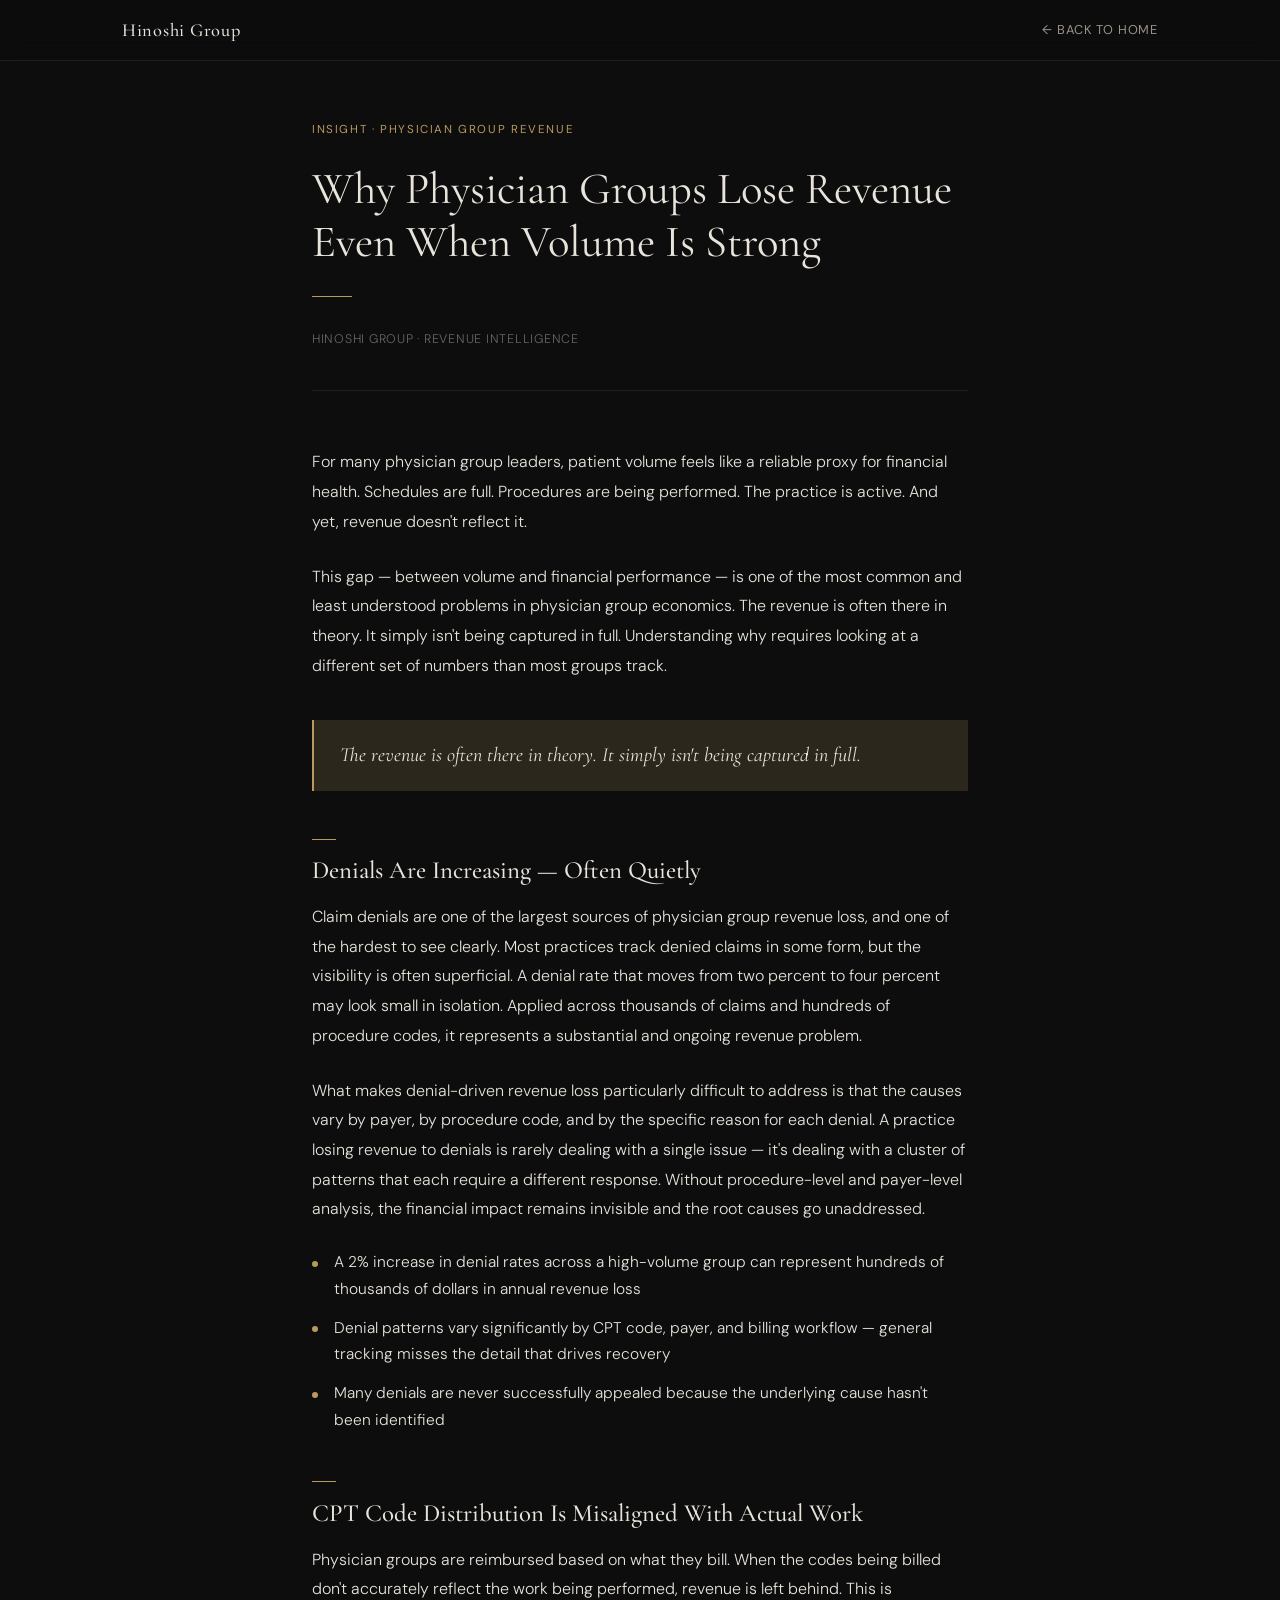
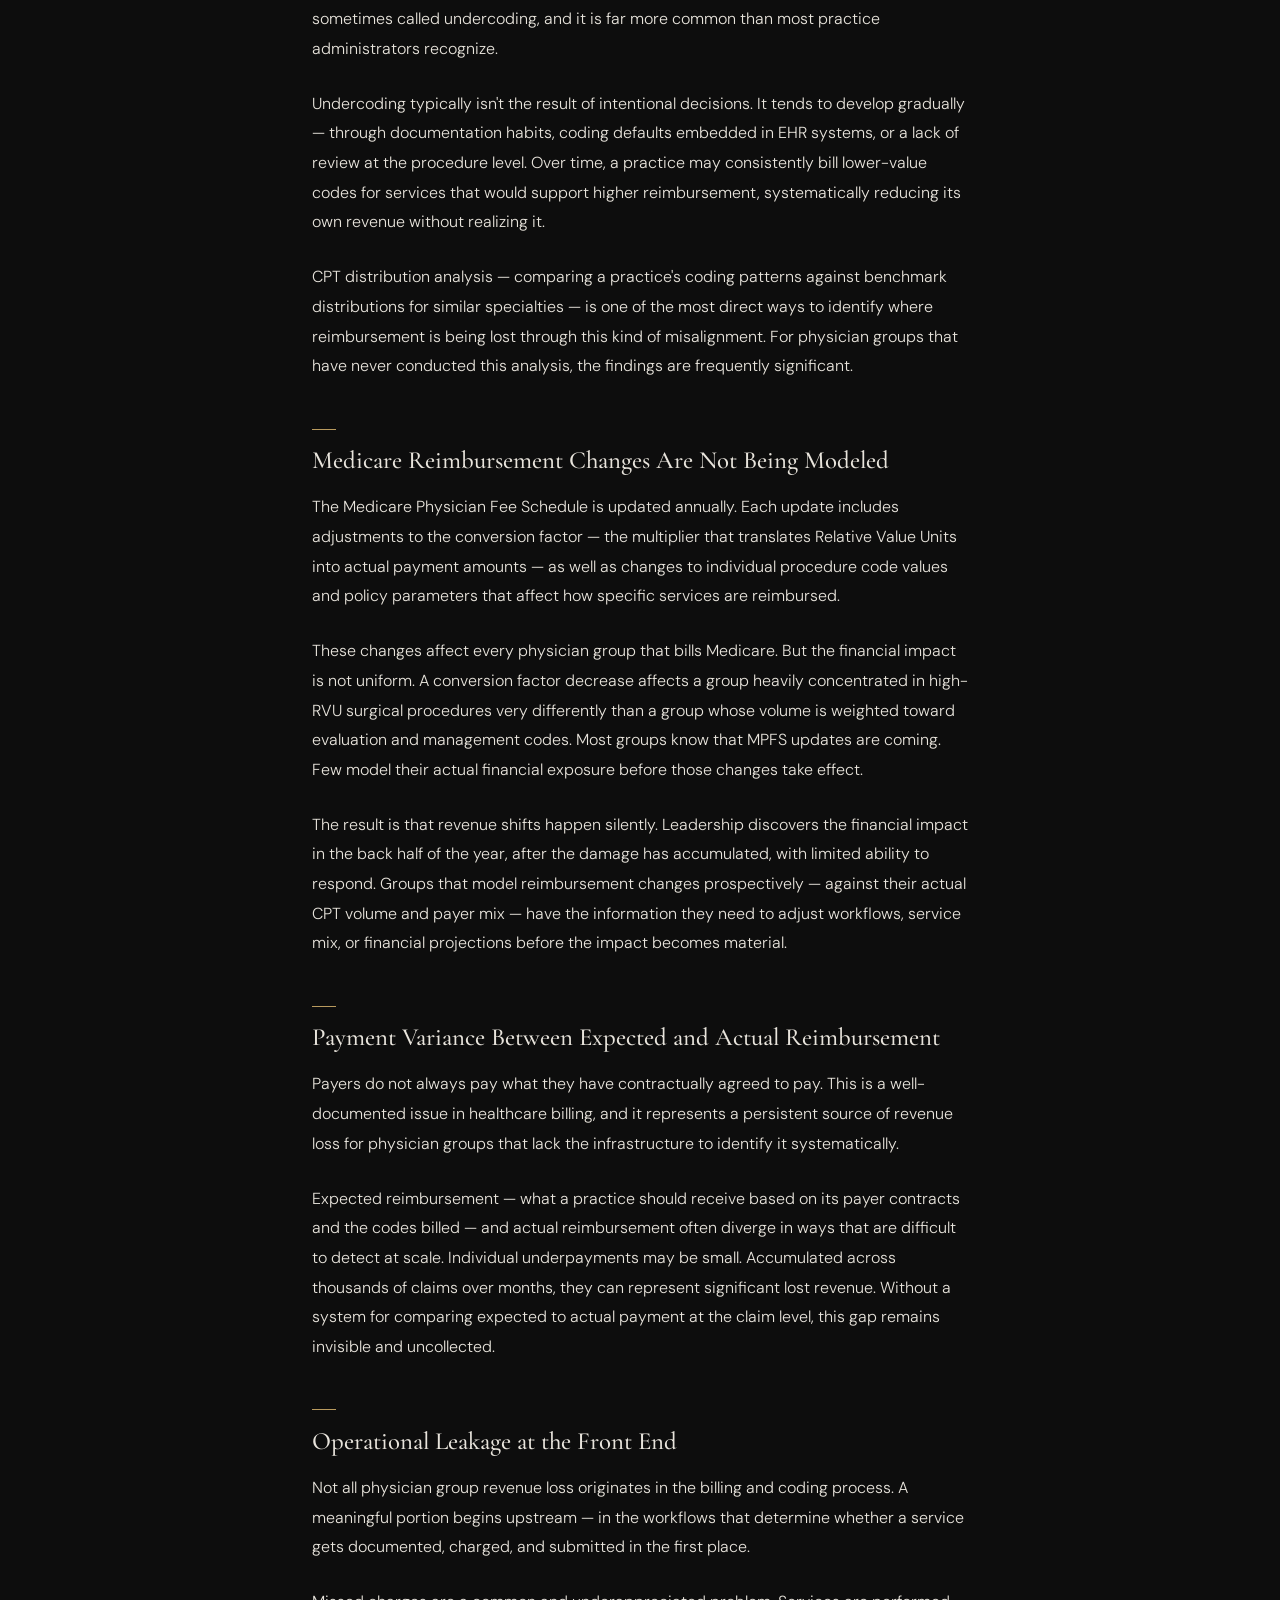
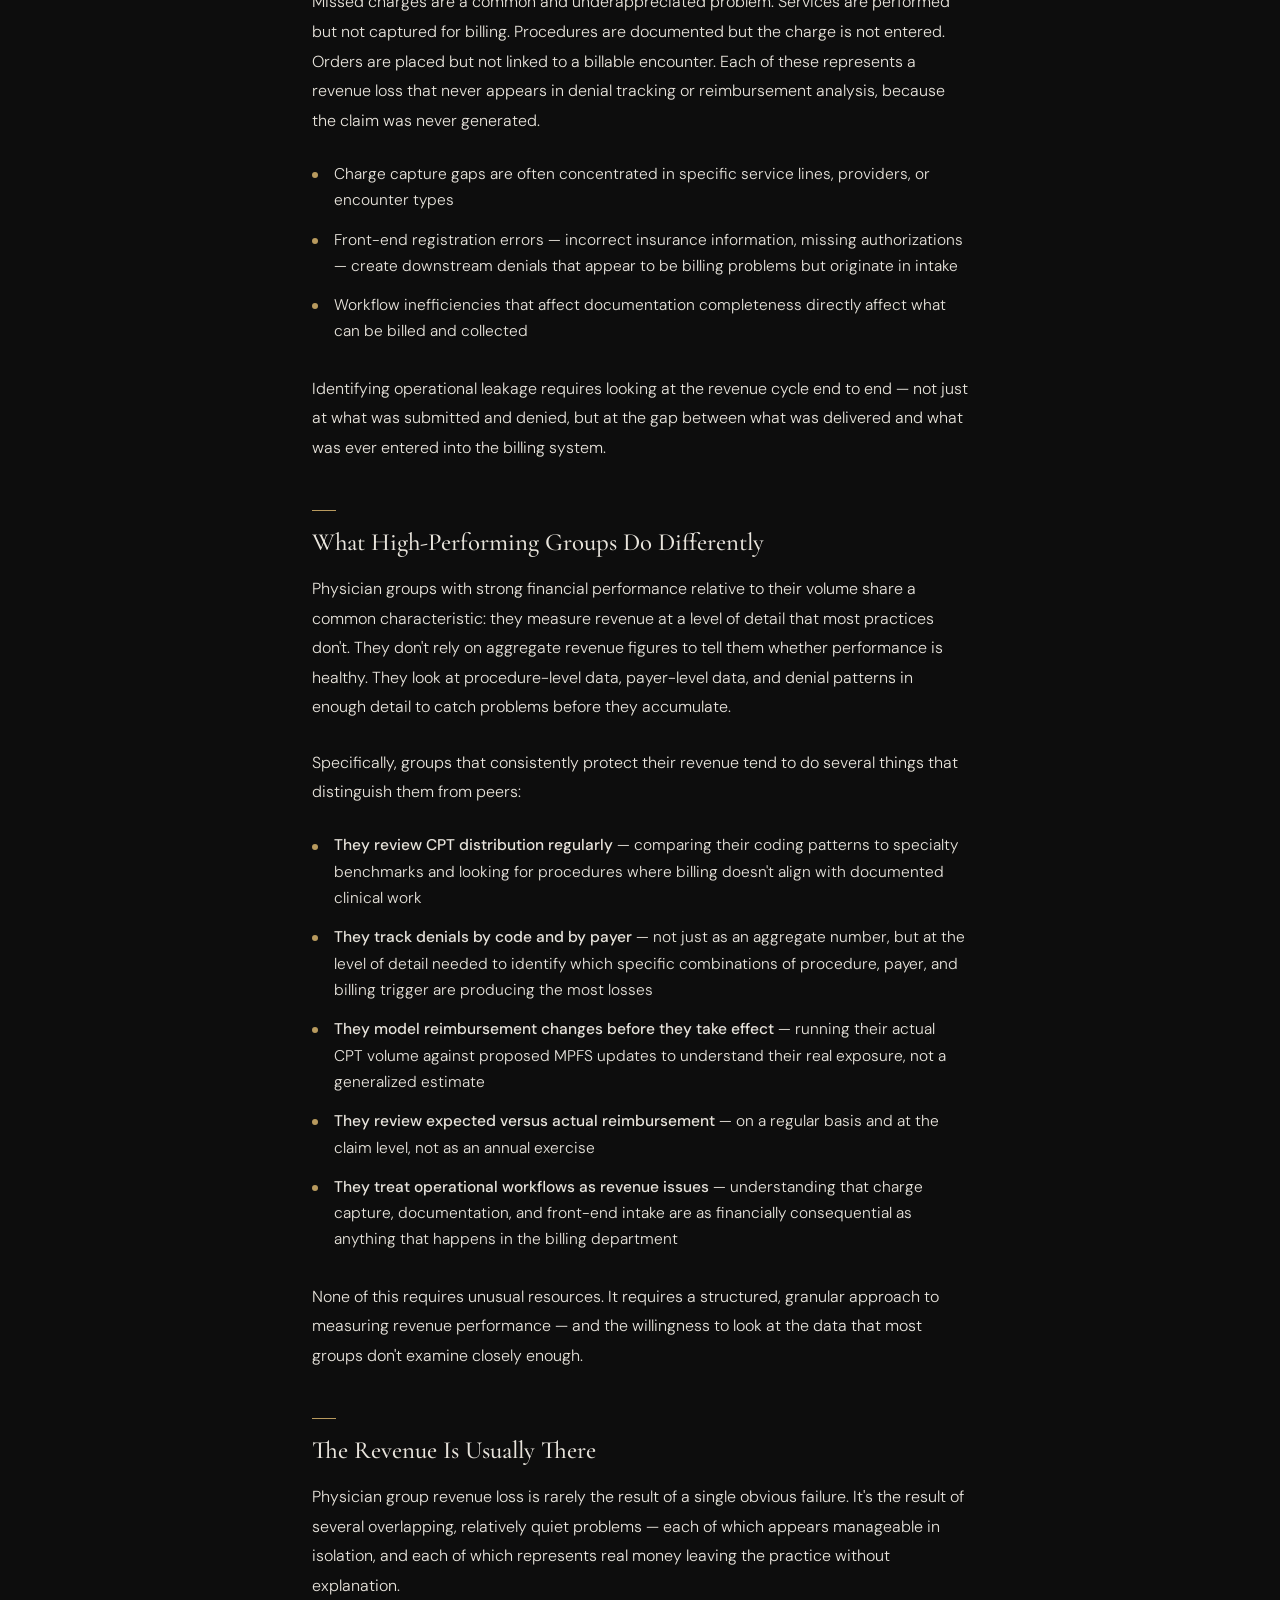
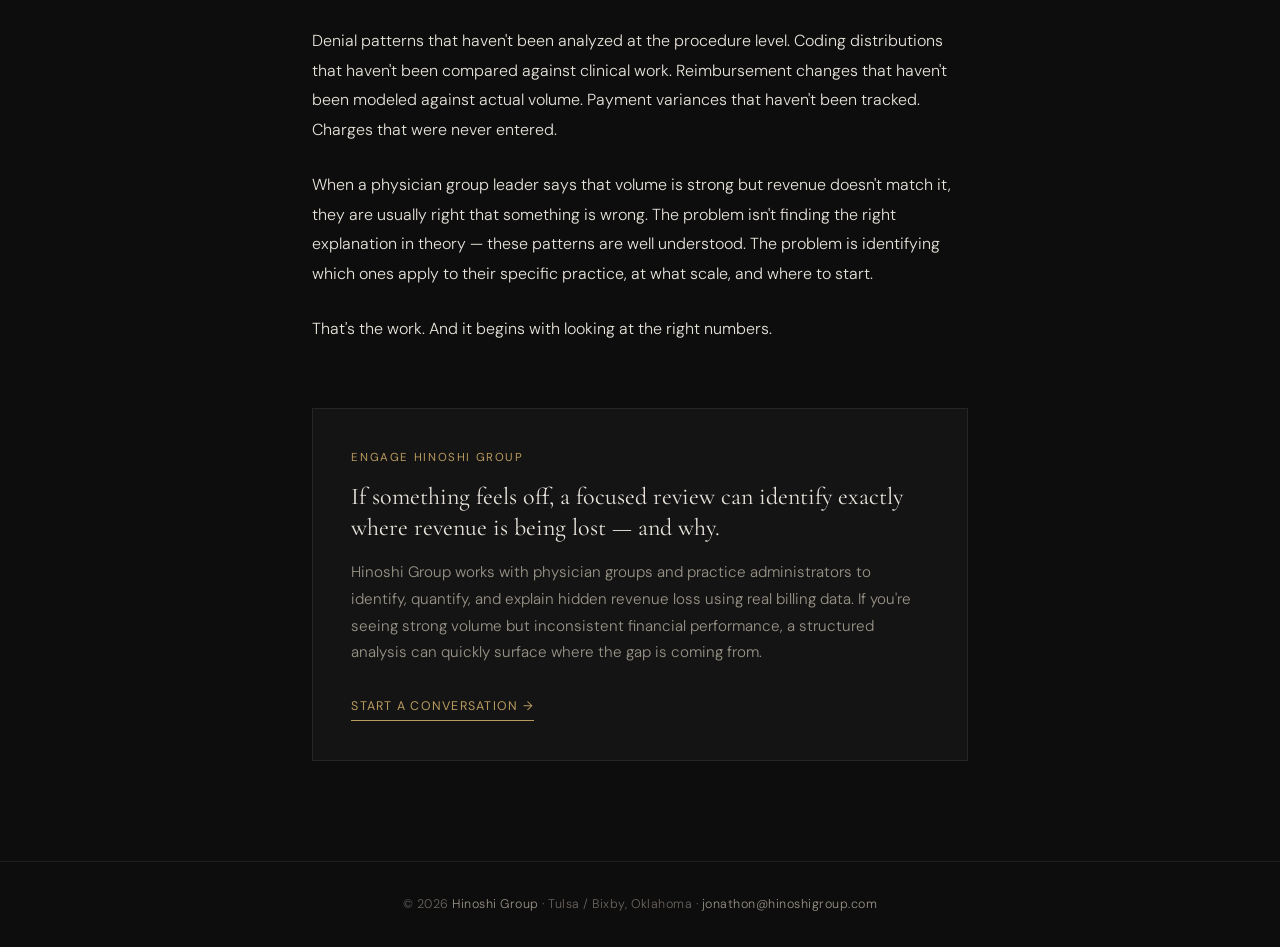
<file: insights/why-physician-groups-lose-revenue.html>
<!DOCTYPE html>
<html lang="en" data-theme="dark">
<head>
  <meta charset="UTF-8" />
  <meta name="viewport" content="width=device-width, initial-scale=1.0" />
  <title>Why Physician Groups Lose Revenue Even When Volume Is Strong — Hinoshi Group</title>
  <meta name="description" content="Most physician group revenue loss is invisible. Claim denials, CPT coding gaps, Medicare reimbursement changes, and operational leakage quietly erode financial performance — even when patient volume looks healthy." />
  <meta property="og:title" content="Why Physician Groups Lose Revenue Even When Volume Is Strong" />
  <meta property="og:description" content="Hidden revenue loss in physician groups rarely comes from low volume. It comes from denials, undercoding, MPFS changes, and billing gaps that go unmeasured." />
  <meta property="og:type" content="article" />
  <meta property="og:url" content="https://hinoshigroup.com/insights/why-physician-groups-lose-revenue.html" />
  <meta property="og:site_name" content="Hinoshi Group" />
  <meta name="twitter:card" content="summary" />
  <meta name="twitter:title" content="Why Physician Groups Lose Revenue Even When Volume Is Strong" />
  <meta name="twitter:description" content="Hidden revenue loss in physician groups rarely comes from low volume. It comes from denials, undercoding, MPFS changes, and billing gaps that go unmeasured." />
  <link rel="canonical" href="https://hinoshigroup.com/insights/why-physician-groups-lose-revenue.html" />

  <script type="application/ld+json">
  {
    "@context": "https://schema.org",
    "@type": "Article",
    "headline": "Why Physician Groups Lose Revenue Even When Volume Is Strong",
    "description": "Most physician group revenue loss is invisible. Claim denials, CPT coding gaps, Medicare reimbursement changes, and operational leakage quietly erode financial performance — even when patient volume looks healthy.",
    "url": "https://hinoshigroup.com/insights/why-physician-groups-lose-revenue.html",
    "datePublished": "2026-08-30",
    "dateModified": "2026-08-30",
    "author": {
      "@type": "Person",
      "name": "Jonathon J. Robertson",
      "url": "https://hinoshigroup.com/#founder"
    },
    "publisher": {
      "@type": "Organization",
      "name": "Hinoshi Group",
      "url": "https://hinoshigroup.com"
    },
    "about": {
      "@type": "Thing",
      "name": "Physician Group Revenue Leakage"
    }
  }
  </script>

  <link rel="preconnect" href="https://fonts.googleapis.com" />
  <link rel="preconnect" href="https://fonts.gstatic.com" crossorigin />
  <link href="https://fonts.googleapis.com/css2?family=Cormorant+Garamond:ital,wght@0,300;0,400;0,500;0,600;1,300;1,400&family=DM+Sans:wght@300;400;500&display=swap" rel="stylesheet" />
  <style>
    *, *::before, *::after { box-sizing: border-box; margin: 0; padding: 0; }
 
    :root {
      --bg:        #0d0d0d;
      --surface:   #141414;
      --border:    rgba(255,255,255,0.08);
      --gold:      #b89a5e;
      --gold-dim:  rgba(184,154,94,0.18);
      --text:      #e8e4dc;
      --text-muted:#9a9488;
      --text-dim:  #6b6560;
      --max-w:     720px;
    }
 
    html { scroll-behavior: smooth; }
 
    body {
      background: var(--bg);
      color: var(--text);
      font-family: 'DM Sans', sans-serif;
      font-weight: 300;
      line-height: 1.75;
      font-size: 1rem;
      -webkit-font-smoothing: antialiased;
    }
 
    /* ── NAV ── */
    nav {
      position: fixed;
      top: 0; left: 0; right: 0;
      z-index: 100;
      border-bottom: 1px solid var(--border);
      background: rgba(13,13,13,0.92);
      backdrop-filter: blur(12px);
    }
    .nav-inner {
      max-width: 1100px;
      margin: 0 auto;
      padding: 0 2rem;
      height: 60px;
      display: flex;
      align-items: center;
      justify-content: space-between;
    }
    .nav-logo {
      font-family: 'Cormorant Garamond', serif;
      font-size: 1.15rem;
      font-weight: 500;
      color: var(--text);
      text-decoration: none;
      letter-spacing: 0.04em;
    }
    .nav-back {
      font-size: 0.8rem;
      font-weight: 400;
      color: var(--text-muted);
      text-decoration: none;
      letter-spacing: 0.06em;
      text-transform: uppercase;
      transition: color 0.2s;
    }
    .nav-back:hover { color: var(--gold); }
 
    /* ── ARTICLE WRAPPER ── */
    .article-wrap {
      max-width: var(--max-w);
      margin: 0 auto;
      padding: 120px 2rem 100px;
    }
 
    /* ── HEADER ── */
    .article-eyebrow {
      font-size: 0.72rem;
      font-weight: 400;
      letter-spacing: 0.14em;
      text-transform: uppercase;
      color: var(--gold);
      margin-bottom: 1.4rem;
    }
    .article-title {
      font-family: 'Cormorant Garamond', serif;
      font-size: clamp(2rem, 5vw, 2.8rem);
      font-weight: 400;
      line-height: 1.2;
      color: var(--text);
      margin-bottom: 1.6rem;
    }
    .article-rule {
      width: 40px;
      height: 1px;
      background: var(--gold);
      margin-bottom: 2rem;
    }
    .article-meta {
      font-size: 0.78rem;
      color: var(--text-dim);
      letter-spacing: 0.06em;
      text-transform: uppercase;
      margin-bottom: 3.5rem;
      padding-bottom: 2.5rem;
      border-bottom: 1px solid var(--border);
    }
 
    /* ── BODY COPY ── */
    .article-body p {
      margin-bottom: 1.6rem;
      color: var(--text);
      font-size: 1rem;
      line-height: 1.85;
    }
    .article-body h2 {
      font-family: 'Cormorant Garamond', serif;
      font-size: 1.55rem;
      font-weight: 500;
      color: var(--text);
      margin: 3rem 0 1rem;
      line-height: 1.3;
    }
    .article-body h2::before {
      content: '';
      display: block;
      width: 24px;
      height: 1px;
      background: var(--gold);
      margin-bottom: 0.9rem;
    }
    .article-body strong {
      color: var(--text);
      font-weight: 500;
    }
 
    /* ── PULL QUOTE ── */
    .pull-quote {
      border-left: 2px solid var(--gold);
      padding: 1.2rem 1.6rem;
      margin: 2.5rem 0;
      background: var(--gold-dim);
    }
    .pull-quote p {
      font-family: 'Cormorant Garamond', serif;
      font-size: 1.25rem;
      font-weight: 400;
      font-style: italic;
      color: var(--text) !important;
      line-height: 1.6;
      margin: 0 !important;
    }
 
    /* ── INSIGHT LIST ── */
    .insight-list {
      list-style: none;
      margin: 1.2rem 0 1.8rem;
      padding: 0;
    }
    .insight-list li {
      position: relative;
      padding-left: 1.4rem;
      margin-bottom: 0.8rem;
      font-size: 0.97rem;
      color: var(--text);
      line-height: 1.7;
    }
    .insight-list li::before {
      content: '';
      position: absolute;
      left: 0;
      top: 0.72em;
      width: 6px;
      height: 6px;
      border-radius: 50%;
      background: var(--gold);
    }
 
    /* ── CTA BLOCK ── */
    .cta-block {
      margin-top: 4rem;
      padding: 2.4rem;
      border: 1px solid var(--border);
      background: var(--surface);
    }
    .cta-block p.cta-label {
      font-size: 0.72rem;
      font-weight: 400;
      letter-spacing: 0.14em;
      text-transform: uppercase;
      color: var(--gold);
      margin-bottom: 0.8rem;
    }
    .cta-block h3 {
      font-family: 'Cormorant Garamond', serif;
      font-size: 1.5rem;
      font-weight: 400;
      color: var(--text);
      margin-bottom: 1rem;
      line-height: 1.3;
    }
    .cta-block p.cta-body {
      font-size: 0.95rem;
      color: var(--text-muted);
      margin-bottom: 1.6rem;
      line-height: 1.75;
    }
    .cta-block a.cta-link {
      display: inline-block;
      font-size: 0.78rem;
      font-weight: 400;
      letter-spacing: 0.1em;
      text-transform: uppercase;
      color: var(--gold);
      text-decoration: none;
      border-bottom: 1px solid var(--gold);
      padding-bottom: 2px;
      transition: opacity 0.2s;
    }
    .cta-block a.cta-link:hover { opacity: 0.7; }
 
    /* ── FOOTER ── */
    footer {
      border-top: 1px solid var(--border);
      padding: 2rem;
      text-align: center;
    }
    footer p {
      font-size: 0.78rem;
      color: var(--text-dim);
      letter-spacing: 0.04em;
    }
    footer a {
      color: var(--text-muted);
      text-decoration: none;
      transition: color 0.2s;
    }
    footer a:hover { color: var(--gold); }
 
    @media (max-width: 600px) {
      .article-wrap { padding: 100px 1.25rem 80px; }
      .cta-block { padding: 1.6rem; }
    }
  </style>
</head>
<body>
 
  <nav>
    <div class="nav-inner">
      <a href="../index.html" class="nav-logo">Hinoshi Group</a>
      <a href="../index.html" class="nav-back">&larr; Back to Home</a>
    </div>
  </nav>
 
  <main>
    <div class="article-wrap">
 
      <p class="article-eyebrow">Insight &middot; Physician Group Revenue</p>
      <h1 class="article-title">Why Physician Groups Lose Revenue Even When Volume Is Strong</h1>
      <div class="article-rule"></div>
      <p class="article-meta">Hinoshi Group &middot; Revenue Intelligence</p>
 
      <div class="article-body">
 
        <p>For many physician group leaders, patient volume feels like a reliable proxy for financial health. Schedules are full. Procedures are being performed. The practice is active. And yet, revenue doesn't reflect it.</p>
 
        <p>This gap — between volume and financial performance — is one of the most common and least understood problems in physician group economics. The revenue is often there in theory. It simply isn't being captured in full. Understanding why requires looking at a different set of numbers than most groups track.</p>
 
        <div class="pull-quote">
          <p>The revenue is often there in theory. It simply isn't being captured in full.</p>
        </div>
 
        <h2>Denials Are Increasing — Often Quietly</h2>
 
        <p>Claim denials are one of the largest sources of physician group revenue loss, and one of the hardest to see clearly. Most practices track denied claims in some form, but the visibility is often superficial. A denial rate that moves from two percent to four percent may look small in isolation. Applied across thousands of claims and hundreds of procedure codes, it represents a substantial and ongoing revenue problem.</p>
 
        <p>What makes denial-driven revenue loss particularly difficult to address is that the causes vary by payer, by procedure code, and by the specific reason for each denial. A practice losing revenue to denials is rarely dealing with a single issue — it's dealing with a cluster of patterns that each require a different response. Without procedure-level and payer-level analysis, the financial impact remains invisible and the root causes go unaddressed.</p>
 
        <ul class="insight-list">
          <li>A 2% increase in denial rates across a high-volume group can represent hundreds of thousands of dollars in annual revenue loss</li>
          <li>Denial patterns vary significantly by CPT code, payer, and billing workflow — general tracking misses the detail that drives recovery</li>
          <li>Many denials are never successfully appealed because the underlying cause hasn't been identified</li>
        </ul>
 
        <h2>CPT Code Distribution Is Misaligned With Actual Work</h2>
 
        <p>Physician groups are reimbursed based on what they bill. When the codes being billed don't accurately reflect the work being performed, revenue is left behind. This is sometimes called undercoding, and it is far more common than most practice administrators recognize.</p>
 
        <p>Undercoding typically isn't the result of intentional decisions. It tends to develop gradually — through documentation habits, coding defaults embedded in EHR systems, or a lack of review at the procedure level. Over time, a practice may consistently bill lower-value codes for services that would support higher reimbursement, systematically reducing its own revenue without realizing it.</p>
 
        <p>CPT distribution analysis — comparing a practice's coding patterns against benchmark distributions for similar specialties — is one of the most direct ways to identify where reimbursement is being lost through this kind of misalignment. For physician groups that have never conducted this analysis, the findings are frequently significant.</p>
 
        <h2>Medicare Reimbursement Changes Are Not Being Modeled</h2>
 
        <p>The Medicare Physician Fee Schedule is updated annually. Each update includes adjustments to the conversion factor — the multiplier that translates Relative Value Units into actual payment amounts — as well as changes to individual procedure code values and policy parameters that affect how specific services are reimbursed.</p>
 
        <p>These changes affect every physician group that bills Medicare. But the financial impact is not uniform. A conversion factor decrease affects a group heavily concentrated in high-RVU surgical procedures very differently than a group whose volume is weighted toward evaluation and management codes. Most groups know that MPFS updates are coming. Few model their actual financial exposure before those changes take effect.</p>
 
        <p>The result is that revenue shifts happen silently. Leadership discovers the financial impact in the back half of the year, after the damage has accumulated, with limited ability to respond. Groups that model reimbursement changes prospectively — against their actual CPT volume and payer mix — have the information they need to adjust workflows, service mix, or financial projections before the impact becomes material.</p>
 
        <h2>Payment Variance Between Expected and Actual Reimbursement</h2>
 
        <p>Payers do not always pay what they have contractually agreed to pay. This is a well-documented issue in healthcare billing, and it represents a persistent source of revenue loss for physician groups that lack the infrastructure to identify it systematically.</p>
 
        <p>Expected reimbursement — what a practice should receive based on its payer contracts and the codes billed — and actual reimbursement often diverge in ways that are difficult to detect at scale. Individual underpayments may be small. Accumulated across thousands of claims over months, they can represent significant lost revenue. Without a system for comparing expected to actual payment at the claim level, this gap remains invisible and uncollected.</p>
 
        <h2>Operational Leakage at the Front End</h2>
 
        <p>Not all physician group revenue loss originates in the billing and coding process. A meaningful portion begins upstream — in the workflows that determine whether a service gets documented, charged, and submitted in the first place.</p>
 
        <p>Missed charges are a common and underappreciated problem. Services are performed but not captured for billing. Procedures are documented but the charge is not entered. Orders are placed but not linked to a billable encounter. Each of these represents a revenue loss that never appears in denial tracking or reimbursement analysis, because the claim was never generated.</p>
 
        <ul class="insight-list">
          <li>Charge capture gaps are often concentrated in specific service lines, providers, or encounter types</li>
          <li>Front-end registration errors — incorrect insurance information, missing authorizations — create downstream denials that appear to be billing problems but originate in intake</li>
          <li>Workflow inefficiencies that affect documentation completeness directly affect what can be billed and collected</li>
        </ul>
 
        <p>Identifying operational leakage requires looking at the revenue cycle end to end — not just at what was submitted and denied, but at the gap between what was delivered and what was ever entered into the billing system.</p>
 
        <h2>What High-Performing Groups Do Differently</h2>
 
        <p>Physician groups with strong financial performance relative to their volume share a common characteristic: they measure revenue at a level of detail that most practices don't. They don't rely on aggregate revenue figures to tell them whether performance is healthy. They look at procedure-level data, payer-level data, and denial patterns in enough detail to catch problems before they accumulate.</p>
 
        <p>Specifically, groups that consistently protect their revenue tend to do several things that distinguish them from peers:</p>
 
        <ul class="insight-list">
          <li><strong>They review CPT distribution regularly</strong> — comparing their coding patterns to specialty benchmarks and looking for procedures where billing doesn't align with documented clinical work</li>
          <li><strong>They track denials by code and by payer</strong> — not just as an aggregate number, but at the level of detail needed to identify which specific combinations of procedure, payer, and billing trigger are producing the most losses</li>
          <li><strong>They model reimbursement changes before they take effect</strong> — running their actual CPT volume against proposed MPFS updates to understand their real exposure, not a generalized estimate</li>
          <li><strong>They review expected versus actual reimbursement</strong> — on a regular basis and at the claim level, not as an annual exercise</li>
          <li><strong>They treat operational workflows as revenue issues</strong> — understanding that charge capture, documentation, and front-end intake are as financially consequential as anything that happens in the billing department</li>
        </ul>
 
        <p>None of this requires unusual resources. It requires a structured, granular approach to measuring revenue performance — and the willingness to look at the data that most groups don't examine closely enough.</p>
 
        <h2>The Revenue Is Usually There</h2>
 
        <p>Physician group revenue loss is rarely the result of a single obvious failure. It's the result of several overlapping, relatively quiet problems — each of which appears manageable in isolation, and each of which represents real money leaving the practice without explanation.</p>
 
        <p>Denial patterns that haven't been analyzed at the procedure level. Coding distributions that haven't been compared against clinical work. Reimbursement changes that haven't been modeled against actual volume. Payment variances that haven't been tracked. Charges that were never entered.</p>
 
        <p>When a physician group leader says that volume is strong but revenue doesn't match it, they are usually right that something is wrong. The problem isn't finding the right explanation in theory — these patterns are well understood. The problem is identifying which ones apply to their specific practice, at what scale, and where to start.</p>
 
        <p>That's the work. And it begins with looking at the right numbers.</p>
 
        <div class="cta-block">
          <p class="cta-label">Engage Hinoshi Group</p>
          <h3>If something feels off, a focused review can identify exactly where revenue is being lost — and why.</h3>
          <p class="cta-body">Hinoshi Group works with physician groups and practice administrators to identify, quantify, and explain hidden revenue loss using real billing data. If you're seeing strong volume but inconsistent financial performance, a structured analysis can quickly surface where the gap is coming from.</p>
          <a href="../index.html#contact" class="cta-link">Start a Conversation &rarr;</a>
        </div>
 
      </div>
    </div>
  </main>
 
  <footer>
    <p>&copy; <script>document.write(new Date().getFullYear())</script> <a href="../index.html">Hinoshi Group</a> &middot; Tulsa / Bixby, Oklahoma &middot; <a href="mailto:jonathon@hinoshigroup.com">jonathon@hinoshigroup.com</a></p>
  </footer>
 
</body>
</html>
</file>
<file: styles.css>
/* ===========================
   HINOSHI GROUP — styles.css
   =========================== */

/* ── Reset & Base ───────────────────────────────── */
*, *::before, *::after { box-sizing: border-box; margin: 0; padding: 0; }

:root {
  /* ── Core palette ───────────────────────── */
  --bg-base:     #0B0F14;
  --bg-surface:  #111722;
  --bg-raise:    #18202e;
  --navy:        #061123;

  --navy-mid:    #111722;
  --navy-light:  #18202e;

  --gold:        #B0893D;
  --gold-dim:    rgba(176, 137, 61, 0.35);
  --gold-faint:  rgba(176, 137, 61, 0.12);
  --white:       #f4f2ee;
  --gray-1:      #c8c5be;
  --gray-2:      #8c8880;
  --gray-3:      #3a4455;
  --border:      rgba(255,255,255,0.07);
  --font-serif:  'Cormorant Garamond', Georgia, serif;
  --font-sans:   'DM Sans', system-ui, sans-serif;
  --ease-out:    cubic-bezier(0.16, 1, 0.3, 1);
  --ease-in-out: cubic-bezier(0.65, 0, 0.35, 1);
  --section-pad: clamp(80px, 10vw, 140px);
  --max-w:       1160px;
}

[data-theme="light"] {
  --bg-base:     #f0eee9;
  --bg-surface:  #e6e3dc;
  --bg-raise:    #dddad2;
  --navy:        #f0eee9;
  --navy-mid:    #e6e3dc;
  --navy-light:  #dddad2;
  --white:       #0d1b33;
  --gray-1:      #3a3832;
  --gray-2:      #6b6760;
  --gray-3:      #b0ada6;
  --border:      rgba(0,0,0,0.08);
}

html { scroll-behavior: smooth; }

body {
  background: var(--bg-base);
  color: var(--white);
  font-family: var(--font-sans);
  font-weight: 300;
  line-height: 1.7;
  font-size: 16px;
  -webkit-font-smoothing: antialiased;
  overflow-x: hidden;
}

/* ── Utility ────────────────────────────────────── */
.gold-rule {
  width: 48px;
  height: 1px;
  background: var(--gold);
  margin: 20px 0 0;
  opacity: 0.9;
}

.section-label {
  display: block;
  font-family: var(--font-sans);
  font-size: 10px;
  font-weight: 500;
  letter-spacing: 0.22em;
  text-transform: uppercase;
  color: var(--gold);
  margin-bottom: 14px;
}

.section-inner {
  max-width: var(--max-w);
  margin: 0 auto;
  padding: var(--section-pad) clamp(24px, 5vw, 60px);
}

.section-header {
  margin-bottom: clamp(48px, 6vw, 80px);
}

.section-header h2 {
  font-family: var(--font-serif);
  font-size: clamp(36px, 5vw, 58px);
  font-weight: 300;
  letter-spacing: -0.01em;
  line-height: 1.1;
}

/* ── Reveal Animation ───────────────────────────── */
[data-reveal] {
  opacity: 0;
  transform: translateY(28px);
  transition: opacity 0.8s var(--ease-out), transform 0.8s var(--ease-out);
}
[data-reveal].revealed {
  opacity: 1;
  transform: translateY(0);
}

/* ── Navigation ─────────────────────────────────── */
#navbar {
  position: fixed;
  top: 0; left: 0; right: 0;
  z-index: 100;
  transition: background 0.4s, border-color 0.4s;
}
#navbar.scrolled {
  background: rgba(11, 15, 20, 0.94);
  backdrop-filter: blur(14px);
  -webkit-backdrop-filter: blur(14px);
  border-bottom: 1px solid var(--border);
}
[data-theme="light"] #navbar.scrolled {
  background: rgba(240, 238, 233, 0.94);
}

.nav-inner {
  max-width: var(--max-w);
  margin: 0 auto;
  padding: 0 clamp(24px, 5vw, 60px);
  height: 70px;
  display: flex;
  align-items: center;
  gap: 40px;
}

.nav-logo {
  font-family: var(--font-serif);
  font-size: 19px;
  font-weight: 500;
  letter-spacing: 0.04em;
  color: var(--white);
  text-decoration: none;
  white-space: nowrap;
  margin-right: auto;
}

.nav-links {
  list-style: none;
  display: flex;
  gap: 32px;
  align-items: center;
}
.nav-links a {
  font-size: 12px;
  font-weight: 400;
  letter-spacing: 0.12em;
  text-transform: uppercase;
  color: var(--gray-1);
  text-decoration: none;
  transition: color 0.25s;
}
.nav-links a:hover { color: var(--white); }
.nav-links a.nav-cta {
  color: var(--gold);
  border: 1px solid var(--gold-dim);
  padding: 7px 18px;
  transition: background 0.25s, color 0.25s;
}
.nav-links a.nav-cta:hover {
  background: var(--gold);
  color: var(--navy);
}

#theme-toggle {
  background: none;
  border: 1px solid var(--border);
  color: var(--gray-2);
  cursor: pointer;
  width: 34px; height: 34px;
  border-radius: 50%;
  font-size: 16px;
  display: flex; align-items: center; justify-content: center;
  transition: border-color 0.25s, color 0.25s;
  flex-shrink: 0;
}
#theme-toggle:hover { border-color: var(--gold); color: var(--gold); }

.nav-burger {
  display: none;
  flex-direction: column;
  gap: 5px;
  background: none;
  border: none;
  cursor: pointer;
  padding: 4px;
}
.nav-burger span {
  display: block;
  width: 22px; height: 1px;
  background: var(--gray-1);
  transition: transform 0.3s, opacity 0.3s;
}
.nav-burger.open span:nth-child(1) { transform: translateY(6px) rotate(45deg); }
.nav-burger.open span:nth-child(2) { opacity: 0; }
.nav-burger.open span:nth-child(3) { transform: translateY(-6px) rotate(-45deg); }

.nav-mobile {
  display: none;
  flex-direction: column;
  background: rgba(11, 15, 20, 0.97);
  border-top: 1px solid var(--border);
  padding: 24px clamp(24px,5vw,60px);
  gap: 20px;
}
[data-theme="light"] .nav-mobile { background: rgba(240,238,233,0.97); }
.nav-mobile.open { display: flex; }
.nav-mobile a {
  color: var(--gray-1);
  text-decoration: none;
  font-size: 13px;
  letter-spacing: 0.1em;
  text-transform: uppercase;
}

/* ── Hero ───────────────────────────────────────── */
#hero {
  position: relative;
  min-height: 100vh;
  display: flex;
  align-items: center;
  overflow: hidden;
  background: linear-gradient(180deg, #061123 0%, #0B0F14 60%);
}

#hero-canvas {
  position: absolute;
  inset: 0;
  width: 100%; height: 100%;
  opacity: 0.55;
}

.hero-inner {
  position: relative;
  z-index: 2;
  max-width: var(--max-w);
  margin: 0 auto;
  padding: 120px clamp(24px, 5vw, 60px) 80px;
}

.hero-eyebrow {
  font-size: 10px;
  font-weight: 500;
  letter-spacing: 0.24em;
  text-transform: uppercase;
  color: var(--gold);
  margin-bottom: 28px;
  opacity: 0;
  animation: fadeUp 0.9s 0.2s var(--ease-out) forwards;
}

.hero-headline {
  font-family: var(--font-serif);
  font-size: clamp(48px, 7.5vw, 96px);
  font-weight: 300;
  line-height: 1.04;
  letter-spacing: -0.02em;
  color: var(--white);
  margin-bottom: 28px;
  opacity: 0;
  animation: fadeUp 0.9s 0.38s var(--ease-out) forwards;
}
.hero-headline em {
  font-style: italic;
  font-weight: 300;
  color: var(--gray-1);
}

.hero-sub {
  font-size: clamp(15px, 1.6vw, 18px);
  color: var(--gray-1);
  font-weight: 300;
  max-width: 560px;
  line-height: 1.75;
  margin-bottom: 44px;
  opacity: 0;
  animation: fadeUp 0.9s 0.54s var(--ease-out) forwards;
}

/* ── Shared button style ─────────────────────────── */
.btn-primary {
  display: inline-block;
  font-family: var(--font-sans);
  font-size: 11px;
  font-weight: 500;
  letter-spacing: 0.18em;
  text-transform: uppercase;
  text-decoration: none;
  color: #0B0F14;
  background: var(--gold);
  padding: 15px 32px;
  border: 1px solid var(--gold);
  cursor: pointer;
  transition: background 0.28s, color 0.28s, transform 0.2s;
  opacity: 0;
  animation: fadeUp 0.9s 0.68s var(--ease-out) forwards;
}
.btn-primary:hover {
  background: transparent;
  color: var(--gold);
  transform: translateY(-1px);
}

/* Contact section button — no entrance animation needed */
#contact .btn-primary {
  animation: none;
  opacity: 1;
  display: inline-block;
}

.hero-scroll-hint {
  position: absolute;
  bottom: 40px;
  left: clamp(24px, 5vw, 60px);
  z-index: 2;
  display: flex;
  align-items: center;
  gap: 14px;
  opacity: 0;
  animation: fadeIn 1.2s 1.2s forwards;
}
.hero-scroll-hint span {
  font-size: 9px;
  letter-spacing: 0.22em;
  text-transform: uppercase;
  color: var(--gray-2);
}
.scroll-line {
  width: 40px;
  height: 1px;
  background: var(--gold-dim);
  position: relative;
  overflow: hidden;
}
.scroll-line::after {
  content: '';
  position: absolute;
  top: 0; left: -100%;
  width: 100%; height: 100%;
  background: var(--gold);
  animation: scanLine 2.4s 1.4s var(--ease-in-out) infinite;
}

/* ── Capabilities ───────────────────────────────── */
#capabilities {
  background: var(--navy-mid);
  border-top: 1px solid var(--border);
  border-bottom: 1px solid var(--border);
}

.caps-grid {
  display: grid;
  grid-template-columns: repeat(3, 1fr);
  gap: 1px;
  background: var(--border);
  border: 1px solid var(--border);
}

.cap-card {
  background: var(--navy-mid);
  padding: clamp(32px, 4vw, 52px) clamp(28px, 3.5vw, 44px);
  transition: background 0.3s;
}
.cap-card:hover { background: var(--navy-light); }

.cap-num {
  font-family: var(--font-serif);
  font-size: 11px;
  font-weight: 400;
  letter-spacing: 0.14em;
  color: var(--gold);
  margin-bottom: 22px;
}

.cap-card h3 {
  font-family: var(--font-serif);
  font-size: clamp(20px, 2.2vw, 26px);
  font-weight: 400;
  line-height: 1.25;
  margin-bottom: 22px;
  color: var(--white);
}

.cap-card ul {
  list-style: none;
  display: flex;
  flex-direction: column;
  gap: 10px;
}
.cap-card li {
  font-size: 13.5px;
  color: var(--gray-1);
  padding-left: 16px;
  position: relative;
  line-height: 1.55;
}
.cap-card li::before {
  content: '';
  position: absolute;
  left: 0; top: 9px;
  width: 4px; height: 1px;
  background: var(--gold);
}

/* ── Insight ────────────────────────────────────── */
#insight { background: var(--bg-base); }

.insight-block {
  border: 1px solid var(--border);
  padding: clamp(36px, 5vw, 64px);
  position: relative;
}
.insight-block::before {
  content: '';
  position: absolute;
  top: 0; left: 0;
  width: 3px; height: 100%;
  background: var(--gold);
  opacity: 0.6;
}

.insight-label {
  font-size: 9.5px;
  font-weight: 500;
  letter-spacing: 0.22em;
  text-transform: uppercase;
  color: var(--gold);
  margin-bottom: 20px;
}

.insight-title {
  font-family: var(--font-serif);
  font-size: clamp(26px, 3.5vw, 42px);
  font-weight: 300;
  line-height: 1.2;
  margin-bottom: 36px;
  color: var(--white);
}

.insight-findings {
  display: flex;
  flex-direction: column;
  gap: 20px;
}

.finding {
  display: flex;
  align-items: flex-start;
  gap: 18px;
}
.finding-dot {
  width: 5px; height: 5px;
  border-radius: 50%;
  background: var(--gold);
  margin-top: 9px;
  flex-shrink: 0;
}
.finding p {
  font-size: 15px;
  color: var(--gray-1);
  line-height: 1.65;
}

/* ── Impact Metrics ─────────────────────────────── */
#impact {
  background: var(--navy-mid);
  border-top: 1px solid var(--border);
  border-bottom: 1px solid var(--border);
}

.metrics-grid {
  display: grid;
  grid-template-columns: repeat(3, 1fr);
  gap: 1px;
  background: var(--border);
  border: 1px solid var(--border);
}

.metric-card {
  background: var(--navy-mid);
  padding: clamp(36px, 4.5vw, 60px) clamp(28px, 3.5vw, 44px);
  text-align: center;
  transition: background 0.3s;
}
.metric-card:hover { background: var(--navy-light); }

.metric-value {
  font-family: var(--font-serif);
  font-size: clamp(44px, 5.5vw, 68px);
  font-weight: 300;
  line-height: 1;
  color: var(--white);
  display: flex;
  align-items: baseline;
  justify-content: center;
  gap: 2px;
  margin-bottom: 14px;
}
.metric-prefix { font-size: 0.55em; color: var(--gold); }
.metric-suffix { font-size: 0.55em; color: var(--gold); }

.metric-label {
  font-size: 11px;
  font-weight: 400;
  letter-spacing: 0.14em;
  text-transform: uppercase;
  color: var(--gray-2);
}

/* ── Founder ────────────────────────────────────── */
#founder { background: var(--bg-base); }

.founder-block {
  display: grid;
  grid-template-columns: 1fr 2fr;
  gap: clamp(40px, 6vw, 100px);
  align-items: start;
}

.founder-name {
  font-family: var(--font-serif);
  font-size: clamp(22px, 2.6vw, 32px);
  font-weight: 400;
  color: var(--white);
  line-height: 1.2;
  margin-bottom: 10px;
}

.founder-title {
  font-size: 12px;
  font-weight: 400;
  letter-spacing: 0.08em;
  color: var(--gray-2);
  line-height: 1.8;
}

.founder-divider {
  width: 32px;
  height: 1px;
  background: var(--gold);
  margin-top: 24px;
}

.founder-bio {
  display: flex;
  flex-direction: column;
  gap: 20px;
}
.founder-bio p {
  font-size: 15.5px;
  color: var(--gray-1);
  line-height: 1.75;
}

/* ── Contact ────────────────────────────────────── */
#contact {
  background: var(--navy-mid);
  border-top: 1px solid var(--border);
}

.contact-inner {
  display: flex;
  justify-content: center;
}

.contact-text {
  max-width: 560px;
  text-align: center;
}
.contact-text .gold-rule {
  margin: 20px auto 32px;
}
.contact-text h2 {
  font-family: var(--font-serif);
  font-size: clamp(36px, 5vw, 58px);
  font-weight: 300;
}
.contact-text p {
  font-size: 15.5px;
  color: var(--gray-1);
  line-height: 1.75;
  margin-bottom: 24px;
}

.contact-email {
  display: block;
  font-size: 13px;
  letter-spacing: 0.08em;
  color: var(--gold);
  text-decoration: none;
  margin-bottom: 32px;
  transition: opacity 0.25s;
}
.contact-email:hover { opacity: 0.7; }

/* ── Footer ─────────────────────────────────────── */
footer {
  background: var(--bg-base);
  border-top: 1px solid var(--border);
  padding: 40px clamp(24px, 5vw, 60px);
}

.footer-inner {
  max-width: var(--max-w);
  margin: 0 auto;
  display: flex;
  align-items: center;
  justify-content: space-between;
  flex-wrap: wrap;
  gap: 20px;
}

.footer-brand {
  display: flex;
  flex-direction: column;
  gap: 5px;
}
.footer-logo {
  font-family: var(--font-serif);
  font-size: 16px;
  font-weight: 500;
  color: var(--white);
}
.footer-location {
  font-size: 11px;
  color: var(--gray-2);
  letter-spacing: 0.06em;
}

.footer-links {
  display: flex;
  gap: 28px;
  align-items: center;
}
.footer-links a {
  font-size: 12px;
  color: var(--gray-2);
  text-decoration: none;
  letter-spacing: 0.05em;
  transition: color 0.25s;
}
.footer-links a:hover { color: var(--gold); }

.footer-copy {
  font-size: 11px;
  color: var(--gray-3);
}

/* ── Keyframes ──────────────────────────────────── */
@keyframes fadeUp {
  from { opacity: 0; transform: translateY(24px); }
  to   { opacity: 1; transform: translateY(0); }
}
@keyframes fadeIn {
  from { opacity: 0; }
  to   { opacity: 1; }
}
@keyframes scanLine {
  0%   { left: -100%; }
  50%  { left: 100%; }
  100% { left: 100%; }
}

/* ── Responsive ─────────────────────────────────── */
@media (max-width: 900px) {
  .nav-links, #theme-toggle { display: none; }
  .nav-burger { display: flex; }

  .caps-grid, .metrics-grid {
    grid-template-columns: 1fr;
  }

  .founder-block {
    grid-template-columns: 1fr;
    gap: 32px;
  }
}

@media (max-width: 600px) {
  .br-desktop { display: none; }

  .footer-inner {
    flex-direction: column;
    align-items: flex-start;
  }

  .insight-block { padding: 28px 20px; }
}


/* ════════════════════════════════════════════════
   CONTACT MODAL
════════════════════════════════════════════════ */

/* Overlay */
.modal-overlay {
  position: fixed;
  inset: 0;
  z-index: 500;
  background: rgba(6, 11, 18, 0.82);
  backdrop-filter: blur(6px);
  -webkit-backdrop-filter: blur(6px);
  display: flex;
  align-items: center;
  justify-content: center;
  padding: 20px;
  opacity: 0;
  transition: opacity 0.32s var(--ease-out);
}
.modal-overlay.modal-visible {
  opacity: 1;
}
/* hide/show via hidden attr + class combo */
.modal-overlay[hidden] {
  display: none;
}
.modal-overlay.modal-entering,
.modal-overlay.modal-visible {
  display: flex;
}

/* Panel */
.modal-panel {
  position: relative;
  background: var(--bg-surface);
  border: 1px solid var(--border);
  width: 100%;
  max-width: 640px;
  max-height: 90vh;
  overflow-y: auto;
  padding: clamp(36px, 5vw, 56px) clamp(28px, 5vw, 52px);
  transform: translateY(20px);
  transition: transform 0.36s var(--ease-out);
  /* subtle top accent */
  border-top: 2px solid var(--gold);
  scrollbar-width: thin;
  scrollbar-color: var(--gray-3) transparent;
}
.modal-panel::-webkit-scrollbar { width: 4px; }
.modal-panel::-webkit-scrollbar-track { background: transparent; }
.modal-panel::-webkit-scrollbar-thumb { background: var(--gray-3); border-radius: 2px; }

.modal-overlay.modal-visible .modal-panel {
  transform: translateY(0);
}

/* Close button */
.modal-close {
  position: absolute;
  top: 18px; right: 20px;
  width: 32px; height: 32px;
  background: none;
  border: 1px solid var(--border);
  color: var(--gray-2);
  font-size: 20px;
  line-height: 1;
  cursor: pointer;
  display: flex; align-items: center; justify-content: center;
  transition: border-color 0.22s, color 0.22s;
  border-radius: 2px;
}
.modal-close:hover { border-color: var(--gold); color: var(--gold); }
.modal-close:focus-visible { outline: 2px solid var(--gold); outline-offset: 2px; }

/* Modal header */
.modal-eyebrow {
  font-size: 9.5px;
  font-weight: 500;
  letter-spacing: 0.22em;
  text-transform: uppercase;
  color: var(--gold);
  margin-bottom: 10px;
}

.modal-title {
  font-family: var(--font-serif);
  font-size: clamp(26px, 3.5vw, 36px);
  font-weight: 300;
  line-height: 1.15;
  color: var(--white);
  margin-bottom: 10px;
}

.modal-sub {
  font-size: 14px;
  color: var(--gray-2);
  font-weight: 300;
  line-height: 1.6;
}

.modal-rule {
  width: 40px;
  height: 1px;
  background: var(--gold);
  opacity: 0.8;
  margin: 20px 0 28px;
}

/* Form rows */
.form-row {
  display: grid;
  grid-template-columns: 1fr 1fr;
  gap: 16px;
}

.form-group {
  display: flex;
  flex-direction: column;
  gap: 7px;
  margin-bottom: 18px;
}

.form-group label {
  font-size: 10.5px;
  font-weight: 500;
  letter-spacing: 0.14em;
  text-transform: uppercase;
  color: var(--gray-2);
}

.req {
  color: var(--gold);
  font-size: 10px;
}

.form-opt {
  color: var(--gray-3);
  font-size: 9.5px;
  letter-spacing: 0.06em;
  text-transform: none;
  font-weight: 300;
}

.form-group input,
.form-group textarea {
  background: var(--bg-raise);
  border: 1px solid var(--border);
  color: var(--white);
  font-family: var(--font-sans);
  font-size: 13.5px;
  font-weight: 300;
  padding: 11px 14px;
  width: 100%;
  transition: border-color 0.22s, background 0.22s;
  outline: none;
  resize: vertical;
  border-radius: 0;
  -webkit-appearance: none;
}

.form-group input::placeholder,
.form-group textarea::placeholder {
  color: var(--gray-3);
  opacity: 1;
}

.form-group input:focus,
.form-group textarea:focus {
  border-color: var(--gold-dim);
  background: #1c2535;
}

.form-group input:focus-visible,
.form-group textarea:focus-visible {
  outline: 2px solid var(--gold-dim);
  outline-offset: 0;
}

/* Autofill */
.form-group input:-webkit-autofill {
  -webkit-box-shadow: 0 0 0 40px var(--bg-raise) inset;
  -webkit-text-fill-color: var(--white);
}

/* Error message */
.form-error {
  font-size: 12px;
  color: #e87878;
  letter-spacing: 0.04em;
  margin-bottom: 16px;
  padding: 10px 14px;
  border: 1px solid rgba(232,120,120,0.3);
  background: rgba(232,120,120,0.06);
}

/* Submit button */
.btn-submit {
  display: inline-flex;
  align-items: center;
  justify-content: center;
  font-family: var(--font-sans);
  font-size: 11px;
  font-weight: 500;
  letter-spacing: 0.18em;
  text-transform: uppercase;
  color: #0B0F14;
  background: var(--gold);
  padding: 15px 36px;
  border: 1px solid var(--gold);
  cursor: pointer;
  transition: background 0.28s, color 0.28s, transform 0.2s, opacity 0.2s;
  margin-top: 4px;
  width: 100%;
}
.btn-submit:hover:not(:disabled) {
  background: transparent;
  color: var(--gold);
  transform: translateY(-1px);
}
.btn-submit:disabled {
  opacity: 0.5;
  cursor: not-allowed;
  transform: none;
}
.btn-submit:focus-visible { outline: 2px solid var(--gold); outline-offset: 2px; }

/* Success view */
.success-inner {
  text-align: center;
  padding: clamp(24px, 4vw, 40px) 0;
}

.success-check-wrap {
  width: 52px; height: 52px;
  border-radius: 50%;
  border: 1px solid var(--gold-dim);
  display: flex; align-items: center; justify-content: center;
  margin: 0 auto 24px;
  font-size: 22px;
  color: var(--gold);
}

.success-msg {
  font-size: 15px;
  color: var(--gray-1);
  line-height: 1.75;
  max-width: 380px;
  margin: 12px auto 32px;
}

/* Light theme modal adjustments */
[data-theme="light"] .modal-panel {
  background: var(--bg-surface);
  border-color: var(--border);
}
[data-theme="light"] .form-group input,
[data-theme="light"] .form-group textarea {
  background: var(--bg-raise);
  color: var(--white);
  border-color: var(--border);
}
[data-theme="light"] .form-group input:focus,
[data-theme="light"] .form-group textarea:focus {
  background: #d0cdc5;
}

/* Mobile modal */
@media (max-width: 560px) {
  .form-row {
    grid-template-columns: 1fr;
  }
  .modal-panel {
    padding: 36px 22px 32px;
  }
}


/* ════════════════════════════════════════════════
   HERO DUAL CTAs
════════════════════════════════════════════════ */

.hero-ctas {
  display: flex;
  flex-wrap: wrap;
  gap: 14px;
  align-items: center;
  margin-bottom: 18px;
  opacity: 0;
  animation: fadeUp 0.9s 0.68s var(--ease-out) forwards;
}

/* btn-primary inside hero-ctas inherits parent animation — reset its own */
.hero-ctas .btn-primary {
  animation: none;
  opacity: 1;
}

.btn-ghost {
  display: inline-block;
  font-family: var(--font-sans);
  font-size: 11px;
  font-weight: 500;
  letter-spacing: 0.18em;
  text-transform: uppercase;
  text-decoration: none;
  color: var(--gray-1);
  background: transparent;
  padding: 15px 32px;
  border: 1px solid var(--border);
  cursor: pointer;
  transition: border-color 0.28s, color 0.28s;
}
.btn-ghost:hover {
  border-color: var(--gold-dim);
  color: var(--gold);
}

.hero-entry-note {
  font-size: 11px;
  letter-spacing: 0.1em;
  color: var(--gray-2);
  opacity: 0;
  animation: fadeUp 0.9s 0.82s var(--ease-out) forwards;
}

@media (max-width: 480px) {
  .hero-ctas { flex-direction: column; align-items: flex-start; }
  .btn-ghost { width: 100%; text-align: center; }
}


/* ════════════════════════════════════════════════
   ENTRY OFFER CALLOUT
════════════════════════════════════════════════ */

.entry-offer {
  margin-top: clamp(40px, 6vw, 72px);
  border: 1px solid var(--gold-dim);
  background: var(--navy-light);
}

.entry-offer-inner {
  display: grid;
  grid-template-columns: 1fr 1fr;
  gap: clamp(32px, 5vw, 64px);
  padding: clamp(32px, 4vw, 52px) clamp(28px, 4vw, 48px);
  align-items: center;
}

.entry-offer-tag {
  display: inline-block;
  font-size: 9px;
  font-weight: 500;
  letter-spacing: 0.22em;
  text-transform: uppercase;
  color: var(--gold);
  border: 1px solid var(--gold-dim);
  padding: 4px 10px;
  margin-bottom: 16px;
}

.entry-offer-title {
  font-family: var(--font-serif);
  font-size: clamp(22px, 2.6vw, 30px);
  font-weight: 400;
  color: var(--white);
  margin-bottom: 18px;
  line-height: 1.2;
}

.entry-offer-specs {
  list-style: none;
  display: flex;
  flex-direction: column;
  gap: 8px;
}
.entry-offer-specs li {
  font-size: 13px;
  color: var(--gray-1);
  padding-left: 14px;
  position: relative;
  line-height: 1.5;
}
.entry-offer-specs li::before {
  content: '';
  position: absolute;
  left: 0;
  top: 8px;
  width: 4px;
  height: 1px;
  background: var(--gold);
}

.entry-offer-action p {
  font-size: 14px;
  color: var(--gray-1);
  line-height: 1.75;
  margin-bottom: 24px;
}

/* Reset hero animation for entry offer button */
.entry-offer .btn-primary {
  animation: none;
  opacity: 1;
}

@media (max-width: 760px) {
  .entry-offer-inner { grid-template-columns: 1fr; }
}


/* ════════════════════════════════════════════════
   WHAT TO EXPECT — PROCESS SECTION
════════════════════════════════════════════════ */

#process {
  background: var(--bg-base);
  border-top: 1px solid var(--border);
  border-bottom: 1px solid var(--border);
}

.process-steps {
  display: grid;
  grid-template-columns: repeat(4, 1fr);
  gap: 1px;
  background: var(--border);
  border: 1px solid var(--border);
}

.process-step {
  background: var(--bg-base);
  padding: clamp(28px, 3.5vw, 44px) clamp(22px, 3vw, 36px);
  transition: background 0.3s;
}
.process-step:hover { background: var(--bg-surface); }

.process-step-num {
  font-family: var(--font-serif);
  font-size: 11px;
  font-weight: 400;
  letter-spacing: 0.14em;
  color: var(--gold);
  margin-bottom: 16px;
}

.process-step h3 {
  font-family: var(--font-serif);
  font-size: clamp(17px, 1.8vw, 21px);
  font-weight: 400;
  color: var(--white);
  line-height: 1.25;
  margin-bottom: 14px;
}

.process-step p {
  font-size: 13px;
  color: var(--gray-1);
  line-height: 1.65;
}

@media (max-width: 900px) {
  .process-steps { grid-template-columns: repeat(2, 1fr); }
}
@media (max-width: 520px) {
  .process-steps { grid-template-columns: 1fr; }
}


/* ════════════════════════════════════════════════
   FAQ SECTION
════════════════════════════════════════════════ */

#faq {
  background: var(--navy-mid);
  border-top: 1px solid var(--border);
  border-bottom: 1px solid var(--border);
}

.faq-list {
  display: flex;
  flex-direction: column;
  gap: 1px;
  background: var(--border);
  border: 1px solid var(--border);
}

.faq-item {
  background: var(--navy-mid);
  transition: background 0.2s;
}
.faq-item[open] { background: var(--navy-light); }

.faq-q {
  display: flex;
  align-items: center;
  justify-content: space-between;
  padding: 22px 28px;
  font-family: var(--font-serif);
  font-size: clamp(16px, 1.6vw, 19px);
  font-weight: 400;
  color: var(--white);
  cursor: pointer;
  list-style: none;
  user-select: none;
  gap: 20px;
  line-height: 1.3;
}
.faq-q::-webkit-details-marker { display: none; }

.faq-q::after {
  content: '+';
  font-family: var(--font-sans);
  font-size: 20px;
  font-weight: 300;
  color: var(--gold);
  flex-shrink: 0;
  transition: transform 0.25s var(--ease-out);
}
.faq-item[open] .faq-q::after {
  transform: rotate(45deg);
}

.faq-a {
  padding: 0 28px 24px;
}
.faq-a p {
  font-size: 14.5px;
  color: var(--gray-1);
  line-height: 1.75;
}

@media (max-width: 600px) {
  .faq-q { padding: 18px 20px; }
  .faq-a { padding: 0 20px 20px; }
}


/* ════════════════════════════════════════════════
   FOUNDER AVATAR & LINKEDIN
════════════════════════════════════════════════ */

.founder-avatar {
  width: 68px;
  height: 68px;
  border-radius: 50%;
  border: 1px solid var(--gold-dim);
  display: flex;
  align-items: center;
  justify-content: center;
  font-family: var(--font-serif);
  font-size: 17px;
  font-weight: 400;
  letter-spacing: 0.06em;
  color: var(--gold);
  background: var(--navy-light);
  margin-bottom: 20px;
}

.founder-linkedin {
  display: inline-block;
  font-size: 11px;
  font-weight: 400;
  letter-spacing: 0.1em;
  text-transform: uppercase;
  color: var(--gold);
  text-decoration: none;
  margin-top: 16px;
  transition: opacity 0.25s;
}
.founder-linkedin:hover { opacity: 0.7; }


/* ════════════════════════════════════════════════
   INSIGHTS DOWNLOAD CALLOUT
════════════════════════════════════════════════ */

.download-callout {
  margin-top: clamp(20px, 3vw, 36px);
  border: 1px solid var(--border);
  background: var(--bg-surface);
}

.download-callout-inner {
  display: flex;
  align-items: center;
  justify-content: space-between;
  gap: 24px;
  padding: 24px 32px;
  flex-wrap: wrap;
}

.download-tag {
  display: inline-block;
  font-size: 9px;
  font-weight: 500;
  letter-spacing: 0.2em;
  text-transform: uppercase;
  color: var(--gold);
  border: 1px solid var(--gold-dim);
  padding: 3px 9px;
  margin-bottom: 10px;
}

.download-title {
  font-family: var(--font-serif);
  font-size: clamp(16px, 1.6vw, 20px);
  font-weight: 400;
  color: var(--white);
  line-height: 1.3;
  margin-bottom: 6px;
}

.download-desc {
  font-size: 12.5px;
  color: var(--gray-2);
  line-height: 1.5;
}

.download-btn {
  display: inline-block;
  font-family: var(--font-sans);
  font-size: 10px;
  font-weight: 500;
  letter-spacing: 0.16em;
  text-transform: uppercase;
  text-decoration: none;
  color: var(--gold);
  border: 1px solid var(--gold-dim);
  padding: 12px 22px;
  white-space: nowrap;
  transition: background 0.25s, color 0.25s;
  flex-shrink: 0;
}
.download-btn:hover {
  background: var(--gold);
  color: var(--bg-base);
}

@media (max-width: 600px) {
  .download-callout-inner { padding: 20px; }
  .download-btn { width: 100%; text-align: center; }
}


/* ════════════════════════════════════════════════
   FOOTER COMPLIANCE NOTICE
════════════════════════════════════════════════ */

.footer-compliance {
  max-width: var(--max-w);
  margin: 0 auto;
  padding: 18px clamp(24px, 5vw, 60px) 0;
  border-top: 1px solid var(--border);
  font-size: 11px;
  color: var(--gray-3);
  line-height: 1.65;
}
</file>
